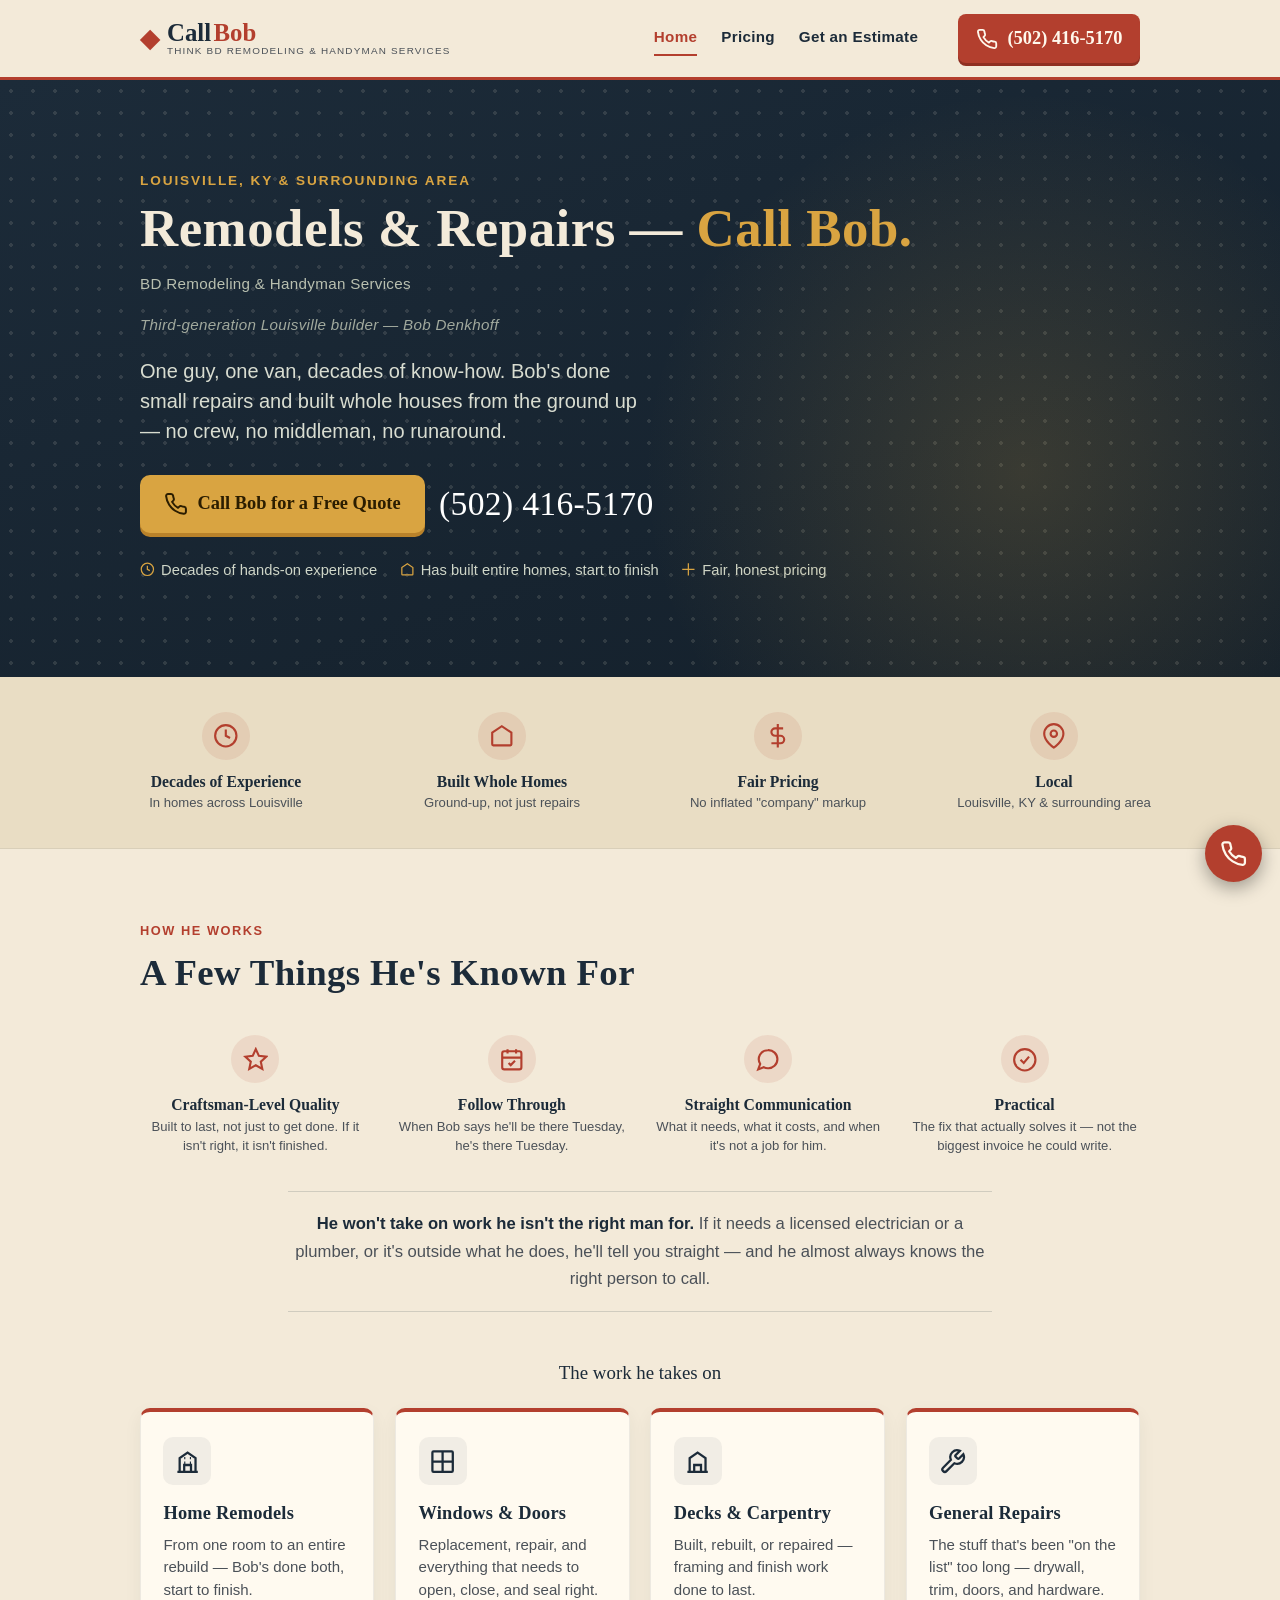
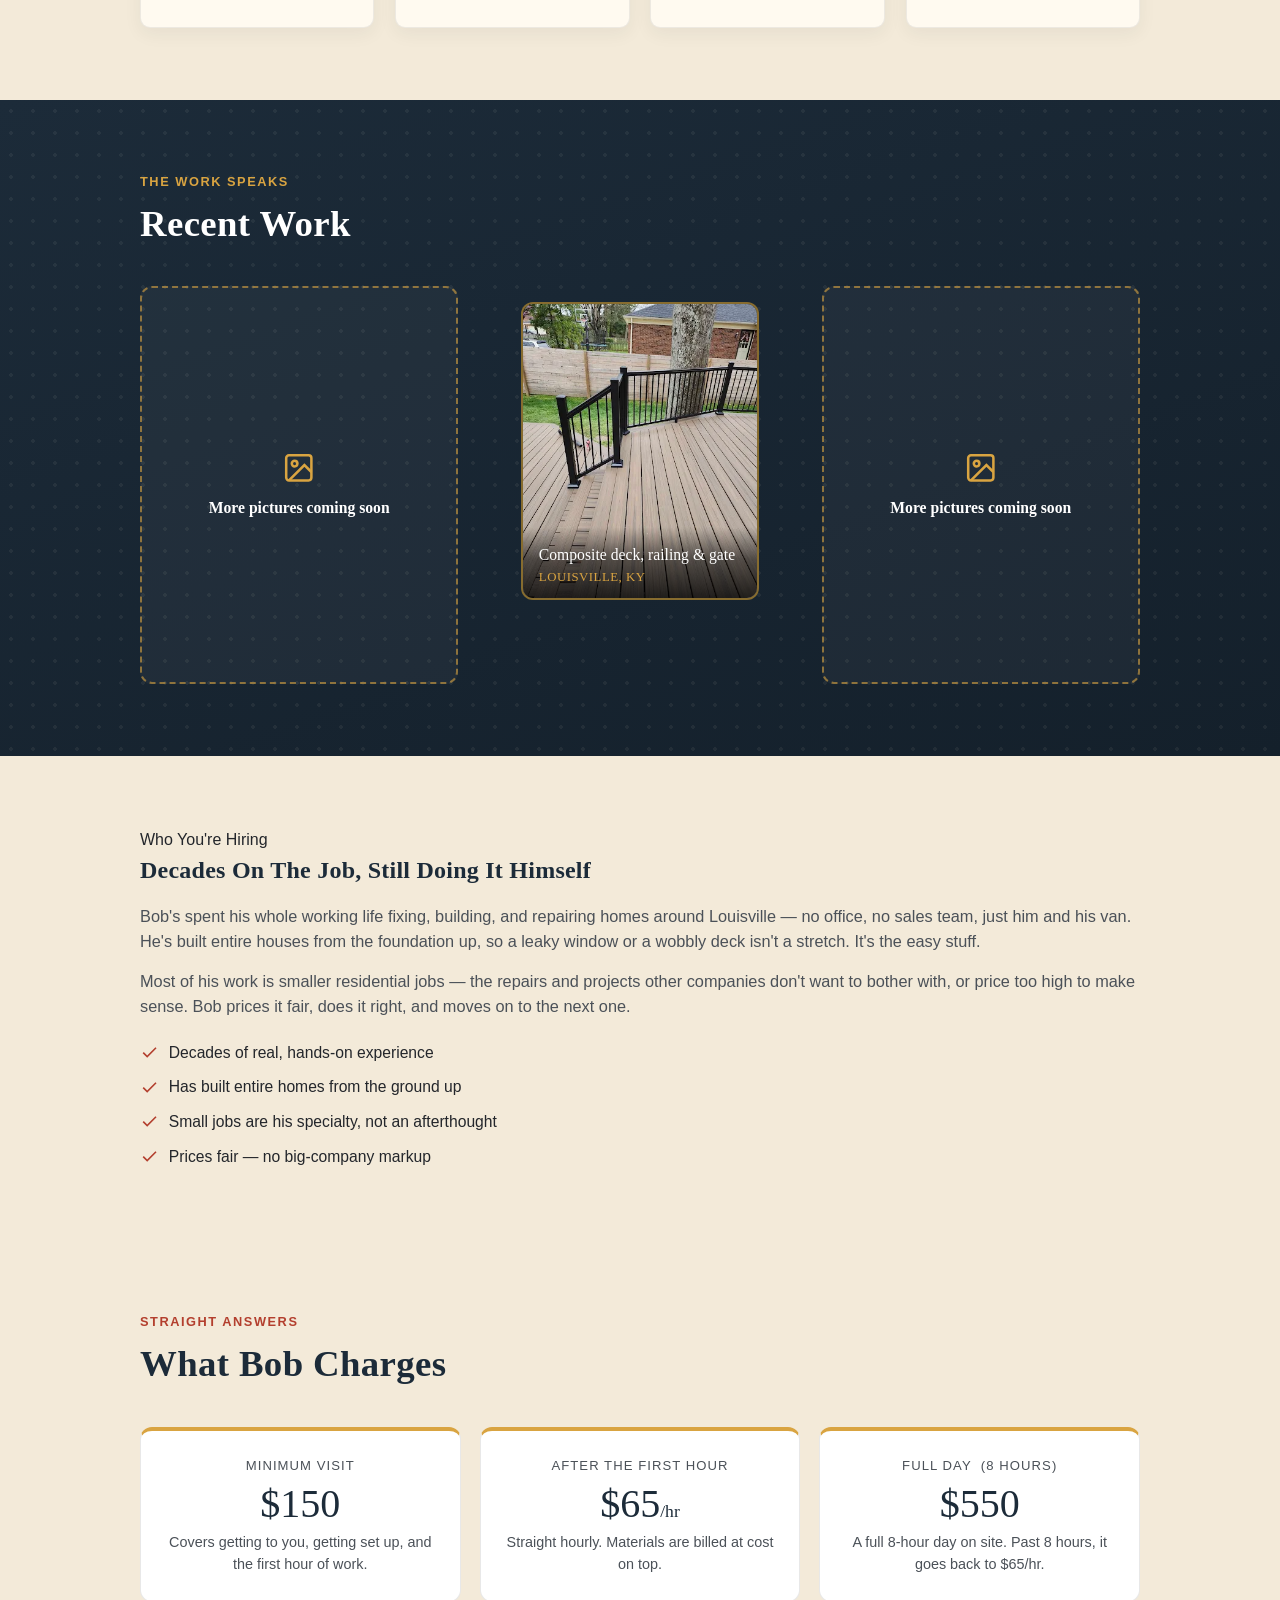
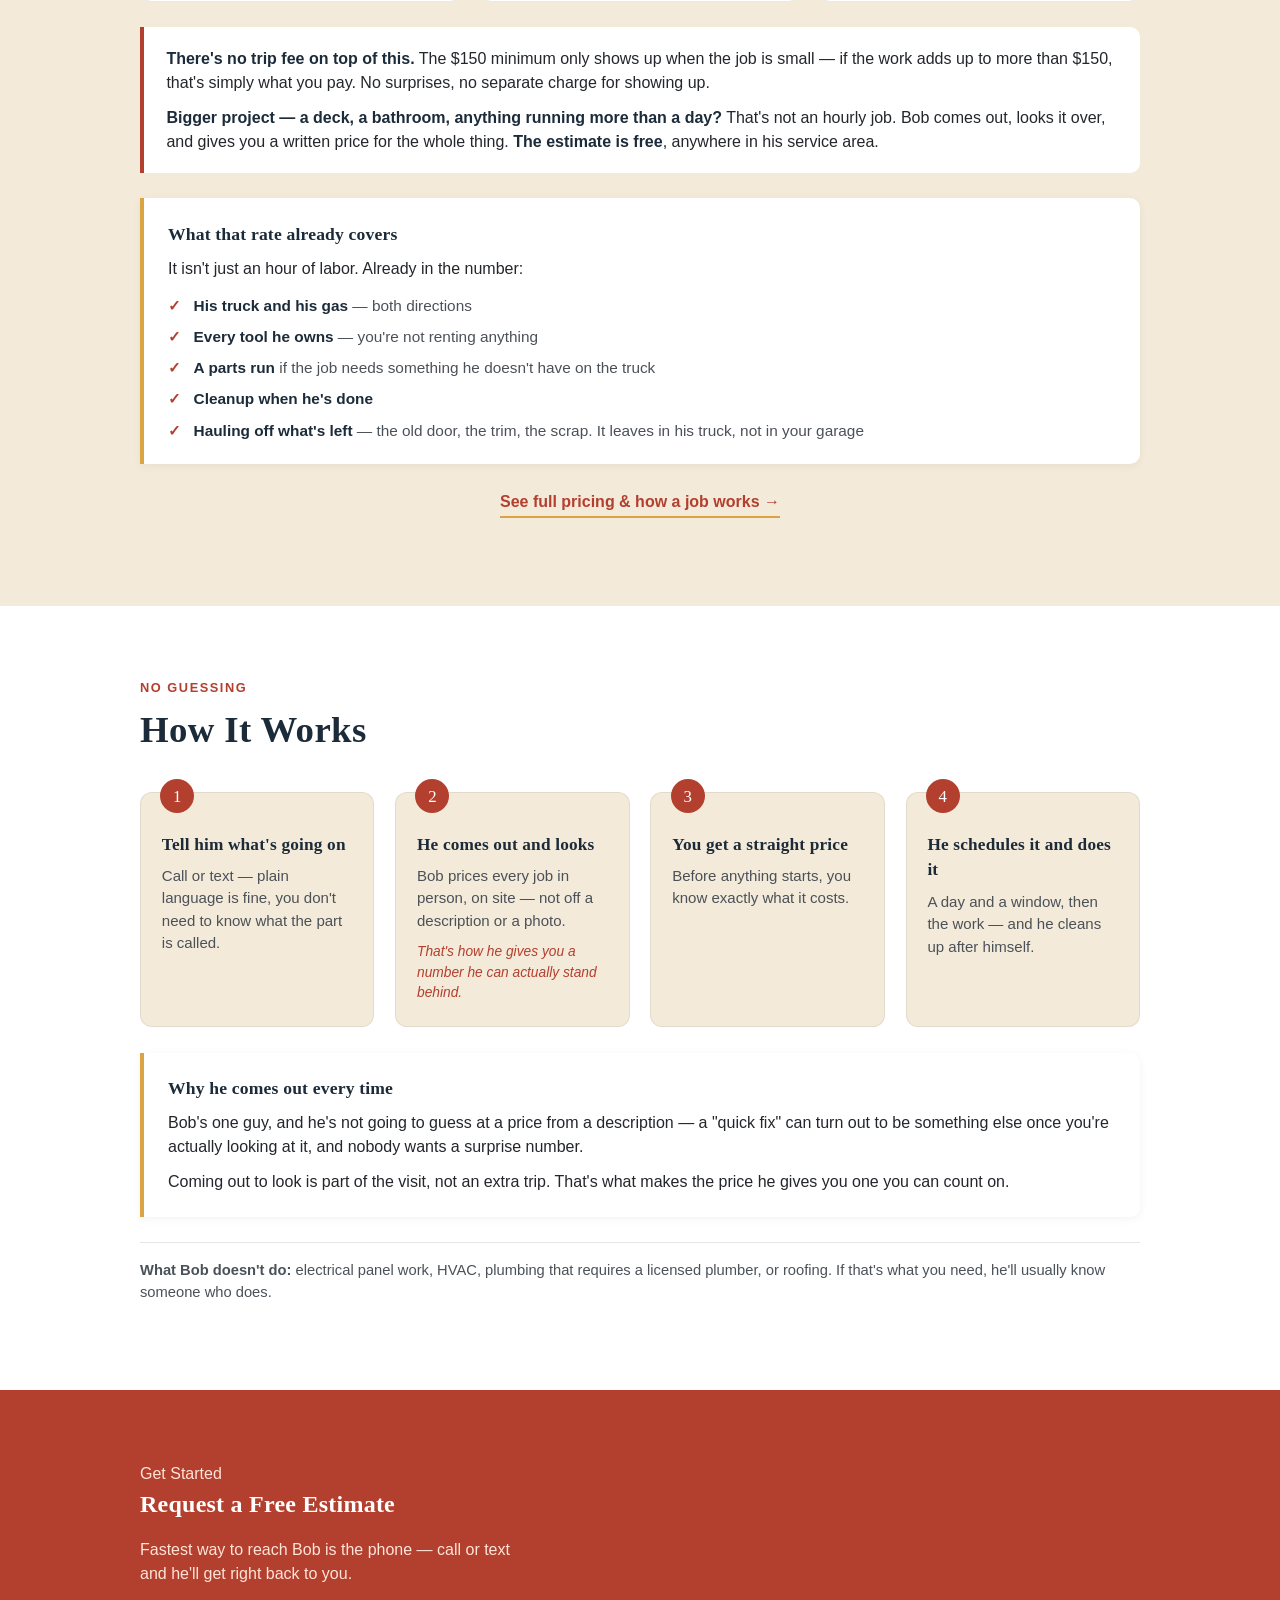
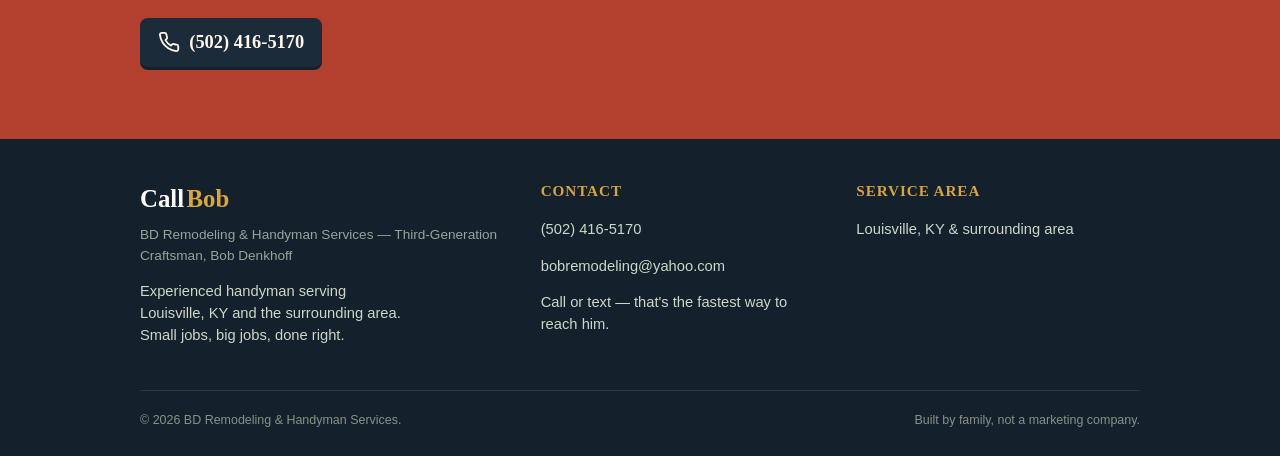
<file: index.html>
<!doctype html>
<html lang="en">
<head>
<meta charset="UTF-8">
<meta name="viewport" content="width=device-width, initial-scale=1.0">
<title>Call Bob — Bob Denkhoff Handyman Services | Louisville, KY</title>
<!--
  ============================================================
  INTERNAL DRAFT — for Whitney's review only.
  Not live. Not published. Not shown to Bob.
  See design spec: 2026-07-22_bobby-v1-design-spec.md
  ============================================================
  BRAND CONCEPT (per Whitney, mid-build 2026-07-22): "Call Bob" — phone-first
  CTA doubling as the name/wordmark itself. Goes by "Bob" (legal name Robert),
  not "Bobby" — used throughout. Domain DECIDED 2026-07-31: callbobbyhandyman.com
  (fallback if unavailable at registration: callbobhandyman.com). Still NOT
  hardcoded anywhere below — the site remains domain-agnostic.
  PLACEHOLDERS:
    1. DONE 2026-07-28 — last name "Denkhoff" (title, hero byline, footer,
                           copyright). Bob is on board as of 2026-07-28.
    2. DONE 2026-07-28 — phone (502) 416-5170 / tel:5024165170 in all 6
                           spots: header CTA, hero CTA, hero big number,
                           form-section CTA, footer, floating call button
    3. OPEN — Recent Work photo frames: 2 placeholder slots left in the gallery (1 real photo in as of 2026-07-31).
                           Needs Bob's photo stash.
    4. OPEN — Testimonials: 3 placeholder cards, clearly marked SAMPLE.
                           Needs real reviews via the QR/review engine.
  STILL MARKED DRAFT: <title> carries "(DRAFT)" and the footer copyright says
    "Draft site — not published." Both are one-line flips when it ships.
    robots meta is noindex/nofollow — remove that too on go-live.
  ASSUMPTION FLAGGED IN SOURCE: service area stated as "Louisville, KY
  & surrounding area" — Bob has not confirmed his actual drive radius.
  See discovery checklist item in the design spec, section 8.
-->
<link rel="stylesheet" href="styles.css">
</head>
<body>

<!-- ============ HEADER ============ -->
<header class="site">
  <div class="site-header-inner">
    <div class="brand">
      <span class="mark">&#9670;</span>
      <span class="brand-text">
        <span class="brand-wordmark"><span class="call">Call</span><span class="bob">Bob</span></span>
        <span class="brand-sub">Think BD Remodeling &amp; Handyman Services</span>
      </span>
    </div>
    <nav class="site-nav">
      <a href="index.html" aria-current="page">Home</a>
      <a href="pricing.html">Pricing</a>
      <a href="#estimate">Get an Estimate</a>
    </nav>
    <a class="call-cta" href="tel:5024165170">
      <svg viewBox="0 0 24 24" fill="none" stroke="currentColor" stroke-width="2" stroke-linecap="round" stroke-linejoin="round"><path d="M22 16.92v3a2 2 0 0 1-2.18 2 19.79 19.79 0 0 1-8.63-3.07 19.5 19.5 0 0 1-6-6 19.79 19.79 0 0 1-3.07-8.67A2 2 0 0 1 4.11 2h3a2 2 0 0 1 2 1.72c.127.96.362 1.903.7 2.81a2 2 0 0 1-.45 2.11L8.09 9.91a16 16 0 0 0 6 6l1.27-1.27a2 2 0 0 1 2.11-.45c.907.338 1.85.573 2.81.7A2 2 0 0 1 22 16.92z"/></svg>
      (502) 416-5170
    </a>
  </div>
</header>

<!-- ============ HERO ============ -->
<section class="hero">
  <div class="wrap">
    <div>
      <span class="eyebrow">Louisville, KY &amp; Surrounding Area</span>
      <h1>Remodels &amp; Repairs — <span class="hero-callbob">Call Bob.</span></h1>
      <p class="hero-byline">BD Remodeling &amp; Handyman Services</p>
      <p class="hero-byline" style="font-style:italic; opacity:0.85; font-size:0.95em;">Third-generation Louisville builder — Bob Denkhoff</p>
      <p class="sub">One guy, one van, decades of know-how. Bob's done small repairs and built whole houses from the ground up — no crew, no middleman, no runaround.</p>
      <div class="hero-ctas">
        <a class="btn-gold" href="tel:5024165170">
          <svg viewBox="0 0 24 24" fill="none" stroke="currentColor" stroke-width="2" stroke-linecap="round" stroke-linejoin="round"><path d="M22 16.92v3a2 2 0 0 1-2.18 2 19.79 19.79 0 0 1-8.63-3.07 19.5 19.5 0 0 1-6-6 19.79 19.79 0 0 1-3.07-8.67A2 2 0 0 1 4.11 2h3a2 2 0 0 1 2 1.72c.127.96.362 1.903.7 2.81a2 2 0 0 1-.45 2.11L8.09 9.91a16 16 0 0 0 6 6l1.27-1.27a2 2 0 0 1 2.11-.45c.907.338 1.85.573 2.81.7A2 2 0 0 1 22 16.92z"/></svg>
          Call Bob for a Free Quote
        </a>
        <a class="hero-phone-huge" href="tel:5024165170">(502) 416-5170</a>
      </div>
      <div class="trust-inline">
        <span><svg viewBox="0 0 24 24" fill="none" stroke="currentColor" stroke-width="2"><circle cx="12" cy="12" r="10"/><path d="M12 6v6l4 2"/></svg> Decades of hands-on experience</span>
        <span><svg viewBox="0 0 24 24" fill="none" stroke="currentColor" stroke-width="2"><path d="M3 9l9-6 9 6v11a1 1 0 0 1-1 1H4a1 1 0 0 1-1-1z"/></svg> Has built entire homes, start to finish</span>
        <span><svg viewBox="0 0 24 24" fill="none" stroke="currentColor" stroke-width="2"><path d="M12 2v20M2 12h20"/></svg> Fair, honest pricing</span>
      </div>
    </div>
  </div>
</section>

<!-- ============ TRUST STRIP ============ -->
<section class="trust-strip" style="padding:0;">
  <div class="wrap trust-strip-inner">
    <div class="trust-item">
      <div class="icon-wrap"><svg viewBox="0 0 24 24" fill="none" stroke="currentColor" stroke-width="2"><circle cx="12" cy="12" r="10"/><path d="M12 6v6l4 2"/></svg></div>
      <div class="label">Decades of Experience</div>
      <div class="sub">In homes across Louisville</div>
    </div>
    <div class="trust-item">
      <div class="icon-wrap"><svg viewBox="0 0 24 24" fill="none" stroke="currentColor" stroke-width="2"><path d="M3 9l9-6 9 6v11a1 1 0 0 1-1 1H4a1 1 0 0 1-1-1z"/></svg></div>
      <div class="label">Built Whole Homes</div>
      <div class="sub">Ground-up, not just repairs</div>
    </div>
    <div class="trust-item">
      <div class="icon-wrap"><svg viewBox="0 0 24 24" fill="none" stroke="currentColor" stroke-width="2"><path d="M12 1v22M17 5H9.5a3.5 3.5 0 0 0 0 7h5a3.5 3.5 0 0 1 0 7H6"/></svg></div>
      <div class="label">Fair Pricing</div>
      <div class="sub">No inflated "company" markup</div>
    </div>
    <div class="trust-item">
      <div class="icon-wrap"><svg viewBox="0 0 24 24" fill="none" stroke="currentColor" stroke-width="2"><path d="M21 10c0 7-9 13-9 13s-9-6-9-13a9 9 0 0 1 18 0z"/><circle cx="12" cy="10" r="3"/></svg></div>
      <div class="label">Local</div>
      <!-- ASSUMPTION: service area assumed as Louisville metro per known facts; Bob has not confirmed his actual drive radius. Confirm during discovery. -->
      <div class="sub">Louisville, KY &amp; surrounding area</div>
    </div>
  </div>
</section>

<!-- ============ SERVICES (DRAFT) ============ -->
<!-- DRAFT: this list is a plausible handyman service set, not confirmed with Bob. Correct against what he actually does before anything ships. -->
<section id="services">
  <div class="wrap">
    <div class="section-head">
      <div>
        <span class="kicker">How He Works</span>
        <h2>A Few Things He's Known For</h2>
      </div>
    </div>

    <!-- VALUES ROW — added 2026-07-28 per Whitney: "he's got some pretty hard
         values. Craftsman-level quality. Follow through. Good communication.
         Practical." Plus the referral point: he won't take work he isn't
         qualified for, and he'll point you to someone who is. -->
    <div class="values-grid">
      <div class="trust-item">
        <div class="icon-wrap"><svg viewBox="0 0 24 24" fill="none" stroke="currentColor" stroke-width="2"><path d="M12 2l2.9 6.3 6.9.8-5.1 4.6 1.4 6.8L12 17.1 5.9 20.5l1.4-6.8L2.2 9.1l6.9-.8z"/></svg></div>
        <div class="label">Craftsman-Level Quality</div>
        <div class="sub">Built to last, not just to get done. If it isn't right, it isn't finished.</div>
      </div>
      <div class="trust-item">
        <div class="icon-wrap"><svg viewBox="0 0 24 24" fill="none" stroke="currentColor" stroke-width="2"><rect x="3" y="4" width="18" height="17" rx="2"/><path d="M8 2v4M16 2v4M3 10h18M9 15l2 2 4-4"/></svg></div>
        <div class="label">Follow Through</div>
        <div class="sub">When Bob says he'll be there Tuesday, he's there Tuesday.</div>
      </div>
      <div class="trust-item">
        <div class="icon-wrap"><svg viewBox="0 0 24 24" fill="none" stroke="currentColor" stroke-width="2"><path d="M21 11.5a8.4 8.4 0 0 1-9 8.4 8.4 8.4 0 0 1-3.8-.9L3 21l1.9-5.1A8.4 8.4 0 0 1 12 3a8.4 8.4 0 0 1 9 8.5z"/></svg></div>
        <div class="label">Straight Communication</div>
        <div class="sub">What it needs, what it costs, and when it's not a job for him.</div>
      </div>
      <div class="trust-item">
        <div class="icon-wrap"><svg viewBox="0 0 24 24" fill="none" stroke="currentColor" stroke-width="2"><circle cx="12" cy="12" r="10"/><path d="M8 12l3 3 5-6"/></svg></div>
        <div class="label">Practical</div>
        <div class="sub">The fix that actually solves it — not the biggest invoice he could write.</div>
      </div>
    </div>

    <p class="values-note">
      <strong>He won't take on work he isn't the right man for.</strong>
      If it needs a licensed electrician or a plumber, or it's outside what he does,
      he'll tell you straight — and he almost always knows the right person to call.
    </p>

    <p class="subhead">The work he takes on</p>
    <div class="services-grid">
      <div class="service-card">
        <div class="icon-wrap"><svg viewBox="0 0 24 24" fill="none" stroke="currentColor" stroke-width="2"><path d="M3 21h18M5 21V9l7-5 7 5v12M9 21v-6h6v6M9 9h1M14 9h1M9 13h1M14 13h1"/></svg></div>
        <h3>Home Remodels</h3>
        <p>From one room to an entire rebuild — Bob's done both, start to finish.</p>
      </div>
      <div class="service-card">
        <div class="icon-wrap"><svg viewBox="0 0 24 24" fill="none" stroke="currentColor" stroke-width="2"><rect x="3" y="3" width="18" height="18" rx="1"/><path d="M12 3v18M3 12h18"/></svg></div>
        <h3>Windows &amp; Doors</h3>
        <p>Replacement, repair, and everything that needs to open, close, and seal right.</p>
      </div>
      <div class="service-card">
        <div class="icon-wrap"><svg viewBox="0 0 24 24" fill="none" stroke="currentColor" stroke-width="2"><path d="M3 21h18M5 21V9l7-5 7 5v12M9 21v-6h6v6"/></svg></div>
        <h3>Decks &amp; Carpentry</h3>
        <p>Built, rebuilt, or repaired — framing and finish work done to last.</p>
      </div>
      <div class="service-card">
        <div class="icon-wrap"><svg viewBox="0 0 24 24" fill="none" stroke="currentColor" stroke-width="2"><path d="M14.7 6.3a1 1 0 0 0 0 1.4l1.6 1.6a1 1 0 0 0 1.4 0l3.77-3.77a6 6 0 0 1-7.94 7.94l-6.91 6.91a2.12 2.12 0 0 1-3-3l6.91-6.91a6 6 0 0 1 7.94-7.94l-3.76 3.77z"/></svg></div>
        <h3>General Repairs</h3>
        <p>The stuff that's been "on the list" too long — drywall, trim, doors, and hardware.</p>
      </div>
    </div>
  </div>
</section>

<!-- ============ RECENT WORK GALLERY ============ -->
<section class="gallery-section">
  <div class="wrap">
    <div class="section-head">
      <div>
        <span class="kicker">The Work Speaks</span>
        <h2>Recent Work</h2>
      </div>
    </div>
    <div class="gallery-grid">
      <div class="photo-frame">
        <div class="icon-wrap"><svg viewBox="0 0 24 24" fill="none" stroke="currentColor" stroke-width="1.8"><rect x="3" y="3" width="18" height="18" rx="2"/><circle cx="9" cy="9" r="2"/><path d="M21 15l-5-5L5 21"/></svg></div>
        <strong>More pictures coming soon</strong>
      </div>
      <figure class="photo-card">
        <img src="photos/deck-composite-railing.webp"
             alt="Composite deck with black aluminum railing and gate, built around a mature tree, Louisville KY">
        <figcaption>Composite deck, railing &amp; gate<span>Louisville, KY</span></figcaption>
      </figure>
      <div class="photo-frame">
        <div class="icon-wrap"><svg viewBox="0 0 24 24" fill="none" stroke="currentColor" stroke-width="1.8"><rect x="3" y="3" width="18" height="18" rx="2"/><circle cx="9" cy="9" r="2"/><path d="M21 15l-5-5L5 21"/></svg></div>
        <strong>More pictures coming soon</strong>
      </div>
    </div>
  </div>
</section>

<!-- ============ WHY BOB ============ -->
<section>
  <div class="wrap">
    <div class="about-copy">
      <span class="kicker">Who You're Hiring</span>
      <h2>Decades On The Job, Still Doing It Himself</h2>
      <p>Bob's spent his whole working life fixing, building, and repairing homes around Louisville — no office, no sales team, just him and his van. He's built entire houses from the foundation up, so a leaky window or a wobbly deck isn't a stretch. It's the easy stuff.</p>
      <p>Most of his work is smaller residential jobs — the repairs and projects other companies don't want to bother with, or price too high to make sense. Bob prices it fair, does it right, and moves on to the next one.</p>
      <ul class="about-list">
        <li><svg viewBox="0 0 24 24" fill="none" stroke="currentColor" stroke-width="2"><path d="M20 6L9 17l-5-5"/></svg> Decades of real, hands-on experience</li>
        <li><svg viewBox="0 0 24 24" fill="none" stroke="currentColor" stroke-width="2"><path d="M20 6L9 17l-5-5"/></svg> Has built entire homes from the ground up</li>
        <li><svg viewBox="0 0 24 24" fill="none" stroke="currentColor" stroke-width="2"><path d="M20 6L9 17l-5-5"/></svg> Small jobs are his specialty, not an afterthought</li>
        <li><svg viewBox="0 0 24 24" fill="none" stroke="currentColor" stroke-width="2"><path d="M20 6L9 17l-5-5"/></svg> Prices fair — no big-company markup</li>
      </ul>
    </div>
  </div>
</section>

<!-- ============ TESTIMONIALS — pulled until real reviews exist; was showing fake sample cards to real visitors ============ -->

<!-- ============ PRICING (DRAFT NUMBERS — BOB HAS NOT APPROVED THESE) ============ -->
<section class="pricing-section" id="pricing">
  <div class="wrap">
    <div class="section-head">
      <div>
        <span class="kicker">Straight Answers</span>
        <h2>What Bob Charges</h2>
      </div>
    </div>

    <div class="price-grid">
      <div class="price-tile">
        <div class="price-label">Minimum Visit</div>
        <div class="price-num">$150</div>
        <p class="price-sub">Covers getting to you, getting set up, and the first hour of work.</p>
      </div>
      <div class="price-tile">
        <div class="price-label">After the First Hour</div>
        <div class="price-num">$65<span style="font-size:1.1rem;">/hr</span></div>
        <p class="price-sub">Straight hourly. Materials are billed at cost on top.</p>
      </div>
      <div class="price-tile">
        <div class="price-label">Full Day &nbsp;(8 hours)</div>
        <div class="price-num">$550</div>
        <p class="price-sub">A full 8-hour day on site. Past 8 hours, it goes back to $65/hr.</p>
      </div>
    </div>

    <div class="price-note">
      <p><strong>There's no trip fee on top of this.</strong> The $150 minimum only shows up when the job is small — if the work adds up to more than $150, that's simply what you pay. No surprises, no separate charge for showing up.</p>
      <p><strong>Bigger project — a deck, a bathroom, anything running more than a day?</strong> That's not an hourly job. Bob comes out, looks it over, and gives you a written price for the whole thing. <strong>The estimate is free</strong>, anywhere in his service area.</p>
    </div>

    <div class="callout">
      <h3>What that rate already covers</h3>
      <p>It isn't just an hour of labor. Already in the number:</p>
      <ul class="rate-includes">
        <li><strong>His truck and his gas</strong> — both directions</li>
        <li><strong>Every tool he owns</strong> — you're not renting anything</li>
        <li><strong>A parts run</strong> if the job needs something he doesn't have on the truck</li>
        <li><strong>Cleanup when he's done</strong></li>
        <li><strong>Hauling off what's left</strong> — the old door, the trim, the scrap. It leaves in his truck, not in your garage</li>
      </ul>
    </div>

    <p style="text-align:center; margin-top:1.6rem;">
      <a href="pricing.html" class="link-more">See full pricing &amp; how a job works &rarr;</a>
    </p>
  </div>
</section>

<!-- ============ HOW IT WORKS ============ -->
<section class="process-section" id="how">
  <div class="wrap">
    <div class="section-head">
      <div>
        <span class="kicker">No Guessing</span>
        <h2>How It Works</h2>
      </div>
    </div>

    <div class="process-grid">
      <div class="process-step">
        <h3>Tell him what's going on</h3>
        <p>Call or text — plain language is fine, you don't need to know what the part is called.</p>
      </div>
      <div class="process-step">
        <h3>He comes out and looks</h3>
        <p>Bob prices every job in person, on site — not off a description or a photo.</p>
        <span class="why">That's how he gives you a number he can actually stand behind.</span>
      </div>
      <div class="process-step">
        <h3>You get a straight price</h3>
        <p>Before anything starts, you know exactly what it costs.</p>
      </div>
      <div class="process-step">
        <h3>He schedules it and does it</h3>
        <p>A day and a window, then the work — and he cleans up after himself.</p>
      </div>
    </div>

    <div class="callout">
      <h3>Why he comes out every time</h3>
      <p>Bob's one guy, and he's not going to guess at a price from a description — a "quick fix" can turn out to be something else once you're actually looking at it, and nobody wants a surprise number.</p>
      <p>Coming out to look is part of the visit, not an extra trip. That's what makes the price he gives you one you can count on.</p>
    </div>

    <p class="price-excl" style="margin-top:1.6rem;"><strong>What Bob doesn't do:</strong> electrical panel work, HVAC, plumbing that requires a licensed plumber, or roofing. If that's what you need, he'll usually know someone who does.</p>
  </div>
</section>

<!-- ============ ESTIMATE CTA ============ -->
<section class="estimate-section" id="estimate">
  <div class="wrap estimate-grid">
    <div class="estimate-copy">
      <span class="kicker" style="color:#ffe4d8;">Get Started</span>
      <h2>Request a Free Estimate</h2>
      <p>Fastest way to reach Bob is the phone — call or text and he'll get right back to you.</p>
      <a class="call-cta" href="tel:5024165170">
        <svg viewBox="0 0 24 24" fill="none" stroke="currentColor" stroke-width="2" stroke-linecap="round" stroke-linejoin="round"><path d="M22 16.92v3a2 2 0 0 1-2.18 2 19.79 19.79 0 0 1-8.63-3.07 19.5 19.5 0 0 1-6-6 19.79 19.79 0 0 1-3.07-8.67A2 2 0 0 1 4.11 2h3a2 2 0 0 1 2 1.72c.127.96.362 1.903.7 2.81a2 2 0 0 1-.45 2.11L8.09 9.91a16 16 0 0 0 6 6l1.27-1.27a2 2 0 0 1 2.11-.45c.907.338 1.85.573 2.81.7A2 2 0 0 1 22 16.92z"/></svg>
        (502) 416-5170
      </a>
    </div>
  </div>
</section>

<!-- ============ FOOTER ============ -->
<footer class="site">
  <div class="wrap">
    <div class="footer-grid">
      <div>
        <div class="brand">
          <span class="brand-wordmark"><span class="call">Call</span><span class="bob">Bob</span></span>
        </div>
        <p class="footer-fullname">BD Remodeling &amp; Handyman Services — Third-Generation Craftsman, Bob Denkhoff</p>
        <p style="margin-top:0.8rem; max-width:32ch;">Experienced handyman serving Louisville, KY and the surrounding area. Small jobs, big jobs, done right.</p>
      </div>
      <div>
        <h4>Contact</h4>
        <p><a href="tel:5024165170">(502) 416-5170</a></p>
        <p style="margin-top:0.4rem;"><a href="mailto:bobremodeling@yahoo.com">bobremodeling@yahoo.com</a></p>
        <p style="margin-top:0.4rem;">Call or text — that's the fastest way to reach him.</p>
      </div>
      <div>
        <h4>Service Area</h4>
        <!-- ASSUMPTION: exact drive radius not yet confirmed with Bob -->
        <p>Louisville, KY &amp; surrounding area</p>
      </div>
    </div>
    <div class="foot-bottom">
      <span>&copy; 2026 BD Remodeling &amp; Handyman Services.</span>
      <span>Built by family, not a marketing company.</span>
    </div>
  </div>
</footer>

<a class="floating-call" href="tel:5024165170" aria-label="Call Bob now">
  <svg viewBox="0 0 24 24" fill="none" stroke="currentColor" stroke-width="2" stroke-linecap="round" stroke-linejoin="round"><path d="M22 16.92v3a2 2 0 0 1-2.18 2 19.79 19.79 0 0 1-8.63-3.07 19.5 19.5 0 0 1-6-6 19.79 19.79 0 0 1-3.07-8.67A2 2 0 0 1 4.11 2h3a2 2 0 0 1 2 1.72c.127.96.362 1.903.7 2.81a2 2 0 0 1-.45 2.11L8.09 9.91a16 16 0 0 0 6 6l1.27-1.27a2 2 0 0 1 2.11-.45c.907.338 1.85.573 2.81.7A2 2 0 0 1 22 16.92z"/></svg>
</a>

</body>
</html>
</file>
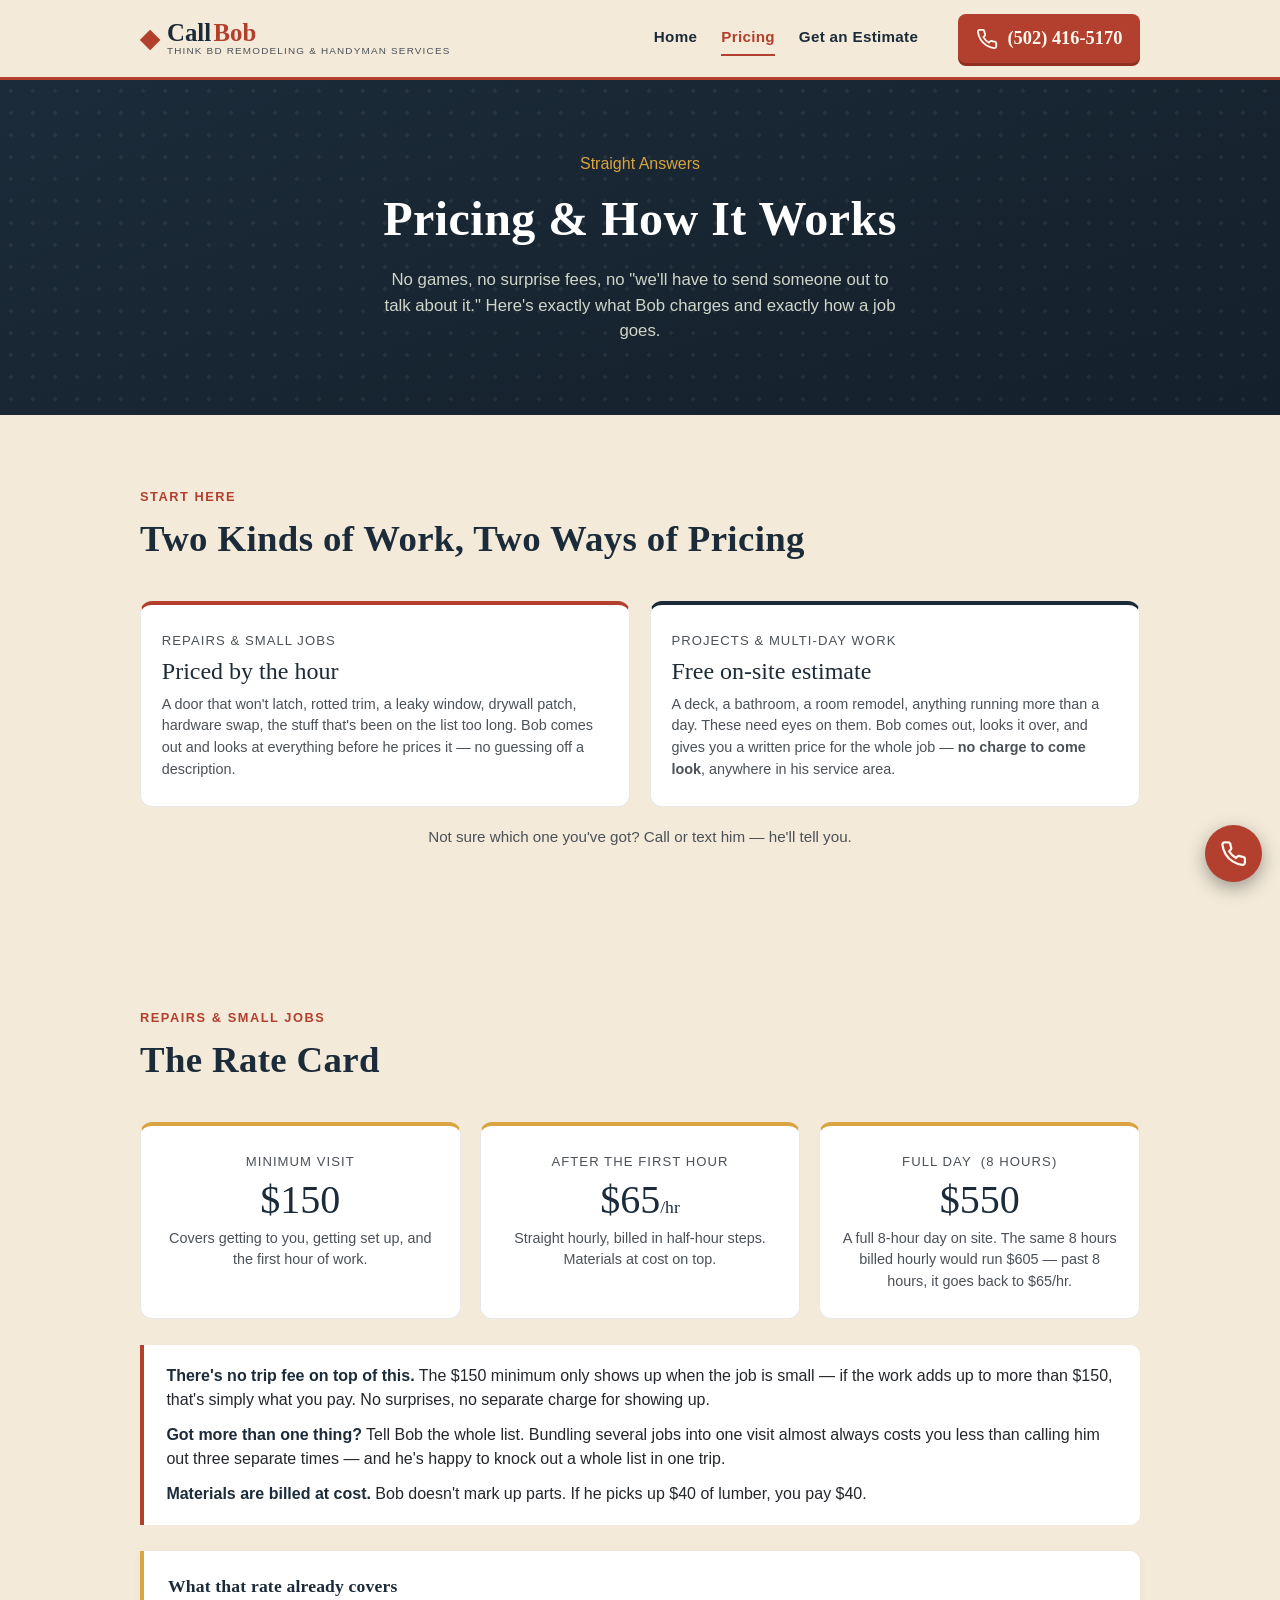
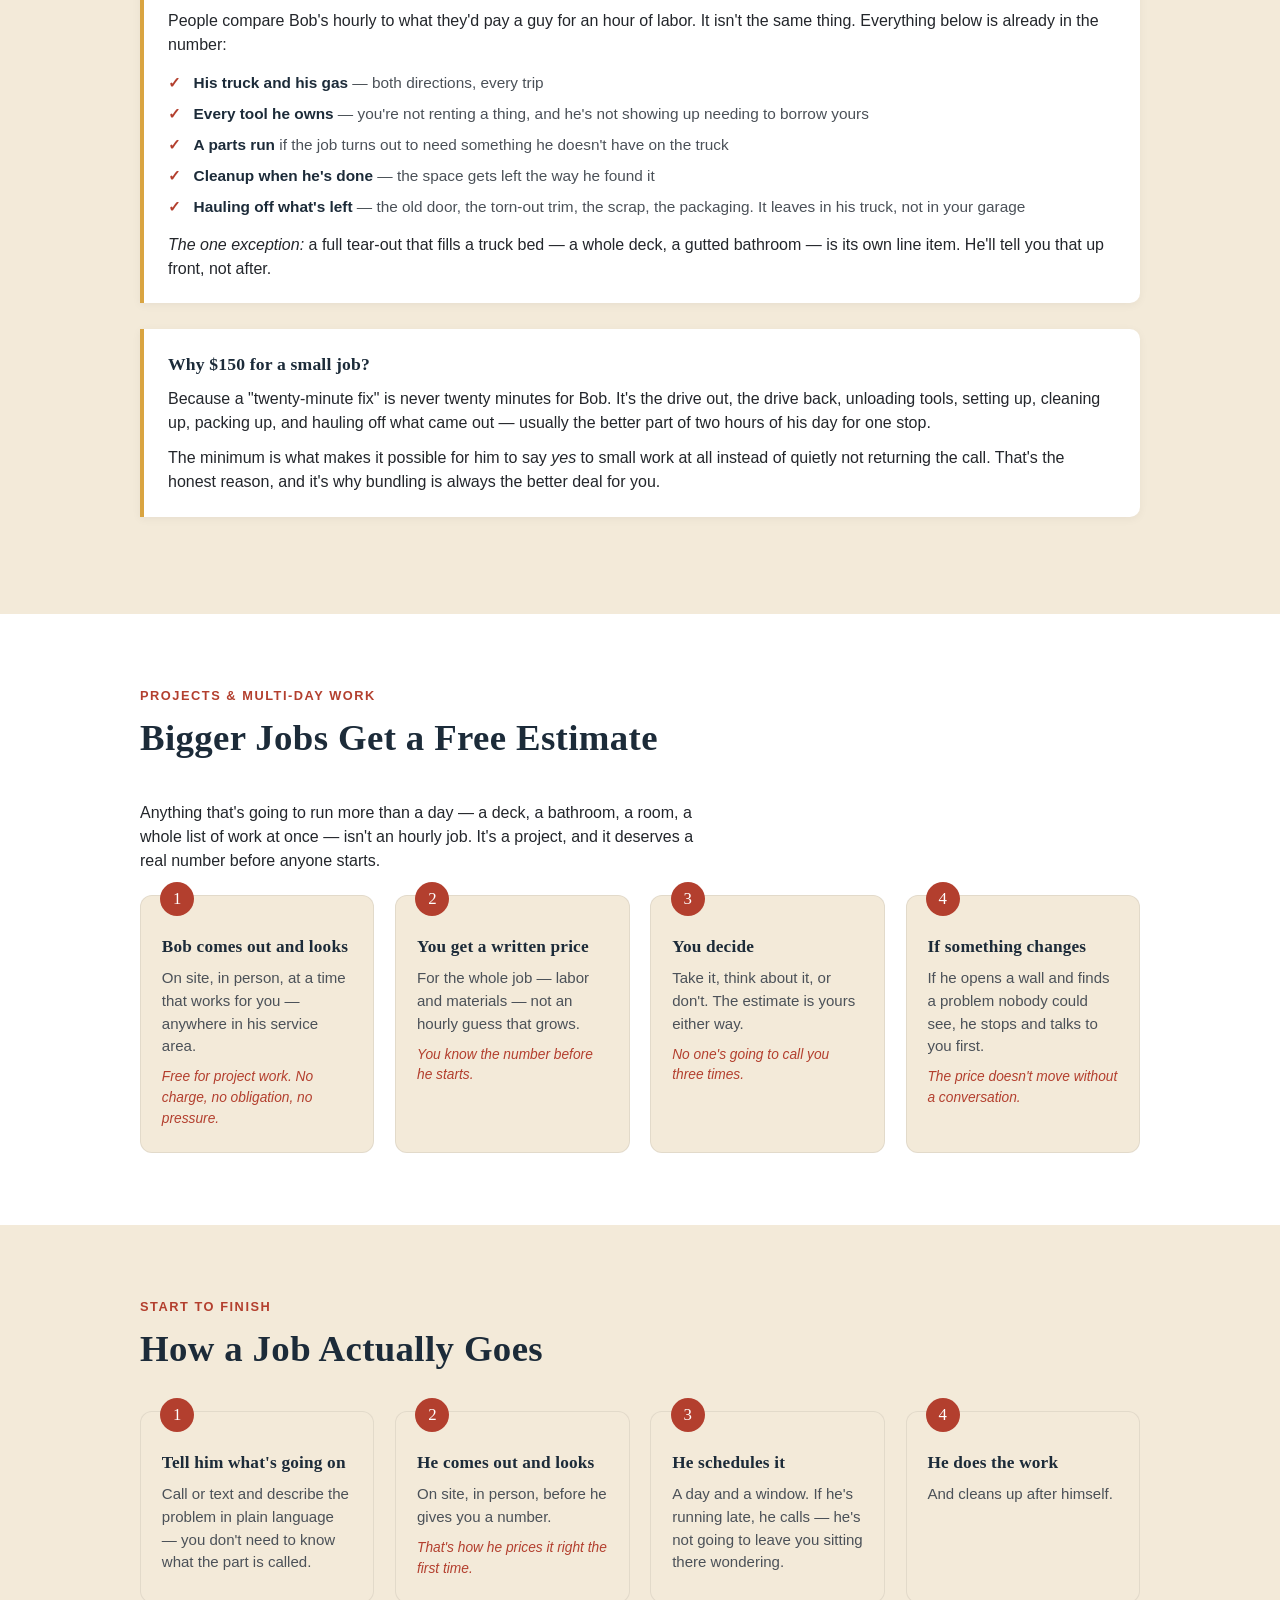
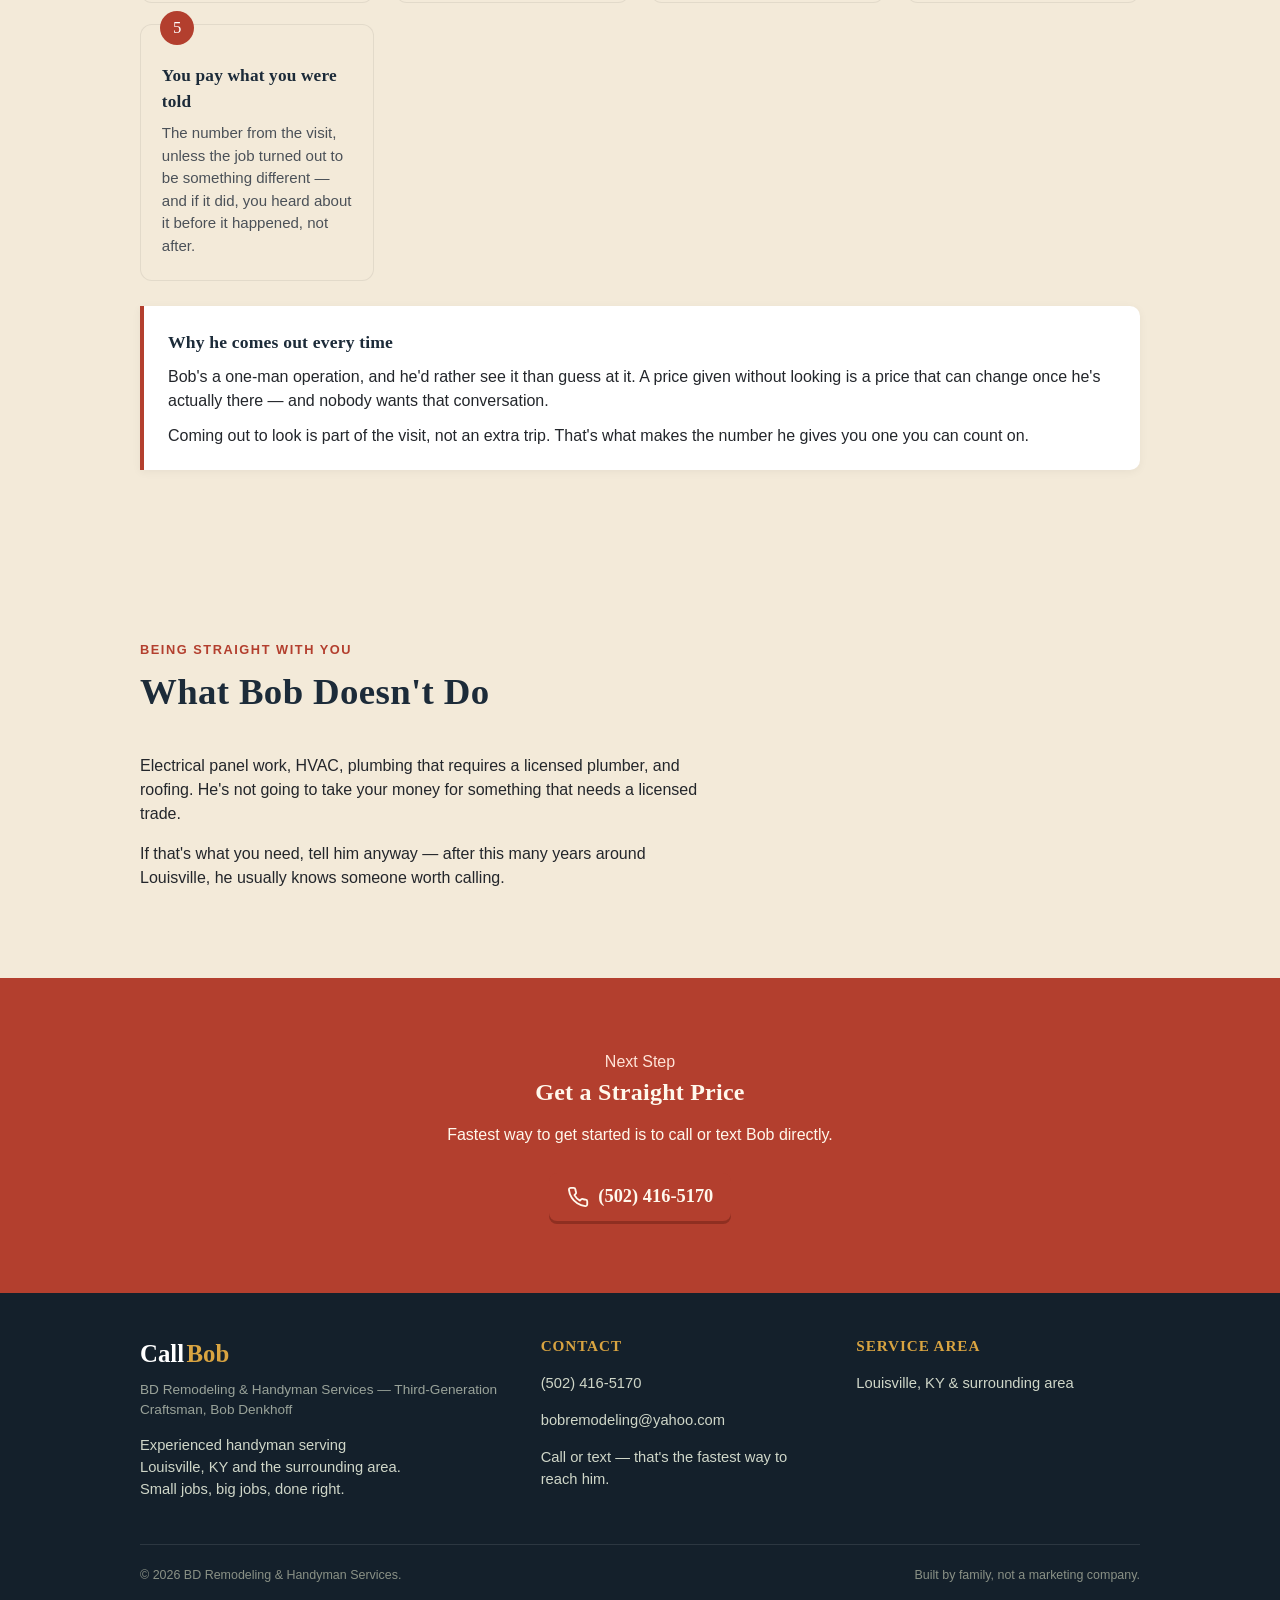
<file: pricing.html>
<!DOCTYPE html>
<html lang="en">
<head>
<meta charset="utf-8">
<meta name="viewport" content="width=device-width, initial-scale=1">
<title>Pricing &amp; How It Works — Bob Denkhoff Handyman Services | Louisville, KY</title>
<meta name="description" content="What Bob charges and how the process works. Small repairs price off a simple rate card. Bigger projects get a free on-site estimate.">
<link rel="stylesheet" href="styles.css">
</head>
<body>

<!-- ============ HEADER ============ -->
<header class="site">
  <div class="site-header-inner">
    <div class="brand">
      <span class="mark">&#9670;</span>
      <span class="brand-text">
        <span class="brand-wordmark"><a href="index.html" style="text-decoration:none;color:inherit;"><span class="call">Call</span><span class="bob">Bob</span></a></span>
        <span class="brand-sub">Think BD Remodeling &amp; Handyman Services</span>
      </span>
    </div>
    <nav class="site-nav">
      <a href="index.html">Home</a>
      <a href="pricing.html" aria-current="page">Pricing</a>
      <a href="index.html#estimate">Get an Estimate</a>
    </nav>
    <a class="call-cta" href="tel:5024165170">
      <svg viewBox="0 0 24 24" fill="none" stroke="currentColor" stroke-width="2" stroke-linecap="round" stroke-linejoin="round"><path d="M22 16.92v3a2 2 0 0 1-2.18 2 19.79 19.79 0 0 1-8.63-3.07 19.5 19.5 0 0 1-6-6 19.79 19.79 0 0 1-3.07-8.67A2 2 0 0 1 4.11 2h3a2 2 0 0 1 2 1.72c.127.96.362 1.903.7 2.81a2 2 0 0 1-.45 2.11L8.09 9.91a16 16 0 0 0 6 6l1.27-1.27a2 2 0 0 1 2.11-.45c.907.338 1.85.573 2.81.7A2 2 0 0 1 22 16.92z"/></svg>
      (502) 416-5170
    </a>
  </div>
</header>

<!-- ============ PAGE HERO ============ -->
<section class="page-hero">
  <div class="wrap">
    <span class="kicker">Straight Answers</span>
    <h1>Pricing &amp; How It Works</h1>
    <p>No games, no surprise fees, no "we'll have to send someone out to talk about it." Here's exactly what Bob charges and exactly how a job goes.</p>
  </div>
</section>

<!-- ============ THE TWO TRACKS ============ -->
<section>
  <div class="wrap">
    <div class="section-head">
      <div>
        <span class="kicker">Start Here</span>
        <h2>Two Kinds of Work, Two Ways of Pricing</h2>
      </div>
    </div>

    <div class="price-grid" style="margin-bottom:0.6rem;">
      <div class="price-tile" style="text-align:left; border-top-color: var(--rust);">
        <div class="price-label">Repairs &amp; Small Jobs</div>
        <div class="price-num" style="font-size:1.5rem; margin-bottom:0.7rem;">Priced by the hour</div>
        <p class="price-sub">A door that won't latch, rotted trim, a leaky window, drywall patch, hardware swap, the stuff that's been on the list too long. Bob comes out and looks at everything before he prices it — no guessing off a description.</p>
      </div>
      <div class="price-tile" style="text-align:left; border-top-color: var(--navy);">
        <div class="price-label">Projects &amp; Multi-Day Work</div>
        <div class="price-num" style="font-size:1.5rem; margin-bottom:0.7rem;">Free on-site estimate</div>
        <p class="price-sub">A deck, a bathroom, a room remodel, anything running more than a day. These need eyes on them. Bob comes out, looks it over, and gives you a written price for the whole job — <strong>no charge to come look</strong>, anywhere in his service area.</p>
      </div>
    </div>
    <p style="text-align:center; color:var(--ink-soft); font-size:0.95rem; margin-top:1.2rem;">Not sure which one you've got? Call or text him — he'll tell you.</p>
  </div>
</section>

<!-- ============ RATE CARD ============ -->
<section class="pricing-section" id="rates">
  <div class="wrap">
    <div class="section-head">
      <div>
        <span class="kicker">Repairs &amp; Small Jobs</span>
        <h2>The Rate Card</h2>
      </div>
    </div>

    <div class="price-grid">
      <div class="price-tile">
        <div class="price-label">Minimum Visit</div>
        <div class="price-num">$150</div>
        <p class="price-sub">Covers getting to you, getting set up, and the first hour of work.</p>
      </div>
      <div class="price-tile">
        <div class="price-label">After the First Hour</div>
        <div class="price-num">$65<span style="font-size:1.1rem;">/hr</span></div>
        <p class="price-sub">Straight hourly, billed in half-hour steps. Materials at cost on top.</p>
      </div>
      <div class="price-tile">
        <div class="price-label">Full Day &nbsp;(8 hours)</div>
        <div class="price-num">$550</div>
        <p class="price-sub">A full 8-hour day on site. The same 8 hours billed hourly would run $605 — past 8 hours, it goes back to $65/hr.</p>
      </div>
    </div>

    <div class="price-note">
      <p><strong>There's no trip fee on top of this.</strong> The $150 minimum only shows up when the job is small — if the work adds up to more than $150, that's simply what you pay. No surprises, no separate charge for showing up.</p>
      <p><strong>Got more than one thing?</strong> Tell Bob the whole list. Bundling several jobs into one visit almost always costs you less than calling him out three separate times — and he's happy to knock out a whole list in one trip.</p>
      <p><strong>Materials are billed at cost.</strong> Bob doesn't mark up parts. If he picks up $40 of lumber, you pay $40.</p>
    </div>

    <div class="callout">
      <h3>What that rate already covers</h3>
      <p>People compare Bob's hourly to what they'd pay a guy for an hour of labor. It isn't the same thing. Everything below is already in the number:</p>
      <ul class="rate-includes">
        <li><strong>His truck and his gas</strong> — both directions, every trip</li>
        <li><strong>Every tool he owns</strong> — you're not renting a thing, and he's not showing up needing to borrow yours</li>
        <li><strong>A parts run</strong> if the job turns out to need something he doesn't have on the truck</li>
        <li><strong>Cleanup when he's done</strong> — the space gets left the way he found it</li>
        <li><strong>Hauling off what's left</strong> — the old door, the torn-out trim, the scrap, the packaging. It leaves in his truck, not in your garage</li>
      </ul>
      <p style="margin-top:0.9rem;"><em>The one exception:</em> a full tear-out that fills a truck bed — a whole deck, a gutted bathroom — is its own line item. He'll tell you that up front, not after.</p>
    </div>

    <div class="callout">
      <h3>Why $150 for a small job?</h3>
      <p>Because a "twenty-minute fix" is never twenty minutes for Bob. It's the drive out, the drive back, unloading tools, setting up, cleaning up, packing up, and hauling off what came out — usually the better part of two hours of his day for one stop.</p>
      <p>The minimum is what makes it possible for him to say <em>yes</em> to small work at all instead of quietly not returning the call. That's the honest reason, and it's why bundling is always the better deal for you.</p>
    </div>
  </div>
</section>

<!-- ============ PROJECTS ============ -->
<section class="process-section" id="projects">
  <div class="wrap">
    <div class="section-head">
      <div>
        <span class="kicker">Projects &amp; Multi-Day Work</span>
        <h2>Bigger Jobs Get a Free Estimate</h2>
      </div>
    </div>

    <p style="max-width:64ch; margin-bottom:1.4rem;">Anything that's going to run more than a day — a deck, a bathroom, a room, a whole list of work at once — isn't an hourly job. It's a project, and it deserves a real number before anyone starts.</p>

    <div class="process-grid">
      <div class="process-step">
        <h3>Bob comes out and looks</h3>
        <p>On site, in person, at a time that works for you — anywhere in his service area.</p>
        <span class="why">Free for project work. No charge, no obligation, no pressure.</span>
      </div>
      <div class="process-step">
        <h3>You get a written price</h3>
        <p>For the whole job — labor and materials — not an hourly guess that grows.</p>
        <span class="why">You know the number before he starts.</span>
      </div>
      <div class="process-step">
        <h3>You decide</h3>
        <p>Take it, think about it, or don't. The estimate is yours either way.</p>
        <span class="why">No one's going to call you three times.</span>
      </div>
      <div class="process-step">
        <h3>If something changes</h3>
        <p>If he opens a wall and finds a problem nobody could see, he stops and talks to you first.</p>
        <span class="why">The price doesn't move without a conversation.</span>
      </div>
    </div>
  </div>
</section>

<!-- ============ HOW IT WORKS ============ -->
<section id="how">
  <div class="wrap">
    <div class="section-head">
      <div>
        <span class="kicker">Start to Finish</span>
        <h2>How a Job Actually Goes</h2>
      </div>
    </div>

    <div class="process-grid">
      <div class="process-step">
        <h3>Tell him what's going on</h3>
        <p>Call or text and describe the problem in plain language — you don't need to know what the part is called.</p>
      </div>
      <div class="process-step">
        <h3>He comes out and looks</h3>
        <p>On site, in person, before he gives you a number.</p>
        <span class="why">That's how he prices it right the first time.</span>
      </div>
      <div class="process-step">
        <h3>He schedules it</h3>
        <p>A day and a window. If he's running late, he calls — he's not going to leave you sitting there wondering.</p>
      </div>
      <div class="process-step">
        <h3>He does the work</h3>
        <p>And cleans up after himself.</p>
      </div>
      <div class="process-step">
        <h3>You pay what you were told</h3>
        <p>The number from the visit, unless the job turned out to be something different — and if it did, you heard about it before it happened, not after.</p>
      </div>
    </div>

    <div class="callout" style="border-left-color: var(--rust);">
      <h3>Why he comes out every time</h3>
      <p>Bob's a one-man operation, and he'd rather see it than guess at it. A price given without looking is a price that can change once he's actually there — and nobody wants that conversation.</p>
      <p>Coming out to look is part of the visit, not an extra trip. That's what makes the number he gives you one you can count on.</p>
    </div>
  </div>
</section>

<!-- ============ WHAT HE DOESN'T DO ============ -->
<section class="pricing-section">
  <div class="wrap">
    <div class="section-head">
      <div>
        <span class="kicker">Being Straight With You</span>
        <h2>What Bob Doesn't Do</h2>
      </div>
    </div>
    <p style="max-width:64ch;">Electrical panel work, HVAC, plumbing that requires a licensed plumber, and roofing. He's not going to take your money for something that needs a licensed trade.</p>
    <p style="max-width:64ch; margin-top:0.8rem;">If that's what you need, tell him anyway — after this many years around Louisville, he usually knows someone worth calling.</p>
  </div>
</section>

<!-- ============ CTA ============ -->
<section class="estimate-section">
  <div class="wrap" style="text-align:center;">
    <span class="kicker" style="color:#ffe4d8;">Next Step</span>
    <h2 style="margin-bottom:0.8rem;">Get a Straight Price</h2>
    <p style="max-width:52ch; margin:0 auto 1.6rem;">Fastest way to get started is to call or text Bob directly.</p>
    <a class="call-cta" href="tel:5024165170">
      <svg viewBox="0 0 24 24" fill="none" stroke="currentColor" stroke-width="2" stroke-linecap="round" stroke-linejoin="round"><path d="M22 16.92v3a2 2 0 0 1-2.18 2 19.79 19.79 0 0 1-8.63-3.07 19.5 19.5 0 0 1-6-6 19.79 19.79 0 0 1-3.07-8.67A2 2 0 0 1 4.11 2h3a2 2 0 0 1 2 1.72c.127.96.362 1.903.7 2.81a2 2 0 0 1-.45 2.11L8.09 9.91a16 16 0 0 0 6 6l1.27-1.27a2 2 0 0 1 2.11-.45c.907.338 1.85.573 2.81.7A2 2 0 0 1 22 16.92z"/></svg>
      (502) 416-5170
    </a>
  </div>
</section>

<!-- ============ FOOTER ============ -->
<footer class="site">
  <div class="wrap">
    <div class="footer-grid">
      <div>
        <div class="brand">
          <span class="brand-wordmark"><span class="call">Call</span><span class="bob">Bob</span></span>
        </div>
        <p class="footer-fullname">BD Remodeling &amp; Handyman Services — Third-Generation Craftsman, Bob Denkhoff</p>
        <p style="margin-top:0.8rem; max-width:32ch;">Experienced handyman serving Louisville, KY and the surrounding area. Small jobs, big jobs, done right.</p>
      </div>
      <div>
        <h4>Contact</h4>
        <p><a href="tel:5024165170">(502) 416-5170</a></p>
        <p style="margin-top:0.4rem;"><a href="mailto:bobremodeling@yahoo.com">bobremodeling@yahoo.com</a></p>
        <p style="margin-top:0.4rem;">Call or text — that's the fastest way to reach him.</p>
      </div>
      <div>
        <h4>Service Area</h4>
        <!-- ASSUMPTION: exact drive radius not yet confirmed with Bob -->
        <p>Louisville, KY &amp; surrounding area</p>
      </div>
    </div>
    <div class="foot-bottom">
      <span>&copy; 2026 BD Remodeling &amp; Handyman Services.</span>
      <span>Built by family, not a marketing company.</span>
    </div>
  </div>
</footer>

<a class="floating-call" href="tel:5024165170" aria-label="Call Bob now">
  <svg viewBox="0 0 24 24" fill="none" stroke="currentColor" stroke-width="2" stroke-linecap="round" stroke-linejoin="round"><path d="M22 16.92v3a2 2 0 0 1-2.18 2 19.79 19.79 0 0 1-8.63-3.07 19.5 19.5 0 0 1-6-6 19.79 19.79 0 0 1-3.07-8.67A2 2 0 0 1 4.11 2h3a2 2 0 0 1 2 1.72c.127.96.362 1.903.7 2.81a2 2 0 0 1-.45 2.11L8.09 9.91a16 16 0 0 0 6 6l1.27-1.27a2 2 0 0 1 2.11-.45c.907.338 1.85.573 2.81.7A2 2 0 0 1 22 16.92z"/></svg>
</a>

</body>
</html>
</file>
<file: styles.css>
:root {
    --cream: #f3ead9;
    --cream-deep: #e9ddc4;
    --navy: #1c2b39;
    --navy-deep: #14202b;
    --rust: #b33f2e;
    --rust-deep: #8f2f21;
    --gold: #d9a441;
    --gold-deep: #b9822a;
    --ink: #23262b;
    --ink-soft: #4b5158;
    --line: rgba(28,43,57,0.16);
    --paper-line: rgba(28,43,57,0.08);
  }

  * { box-sizing: border-box; }
  html { scroll-behavior: smooth; }
  body {
    margin: 0;
    background: var(--cream);
    color: var(--ink);
    font-family: "Trebuchet MS", "Segoe UI", Calibri, Verdana, sans-serif;
    line-height: 1.5;
    overflow-x: hidden;
  }
  h1, h2, h3, .display {
    font-family: Rockwell, "Roboto Slab", Georgia, "Times New Roman", serif;
    font-weight: 700;
    letter-spacing: 0.01em;
    margin: 0;
  }
  a { color: inherit; }
  img, svg { max-width: 100%; display: block; }
  .wrap {
    max-width: 1080px;
    margin: 0 auto;
    padding: 0 clamp(1.25rem, 4vw, 2.5rem);
  }
  .badge {
    display: inline-block;
    font-family: "Trebuchet MS", sans-serif;
    font-weight: bold;
    font-size: 0.72rem;
    letter-spacing: 0.08em;
    text-transform: uppercase;
    padding: 0.3rem 0.7rem;
    border-radius: 999px;
  }
  .badge--draft {
    background: repeating-linear-gradient(135deg, #fff3c4, #fff3c4 8px, #ffe38a 8px, #ffe38a 16px);
    color: #6b4c00;
    border: 1px solid #d9a441;
  }
  .badge--sample {
    background: #eee;
    color: #666;
    border: 1px dashed #999;
  }

  /* ---------- Internal draft ribbon (wrapper, not brand) ---------- */
  .draft-ribbon {
    background: #111;
    color: #ffce54;
    font-family: "Courier New", monospace;
    font-size: 0.78rem;
    text-align: center;
    padding: 0.5rem 1rem;
    letter-spacing: 0.03em;
    border-bottom: 2px dashed #ffce54;
  }
  .draft-ribbon strong { color: #fff; }

  /* ---------- Header ---------- */
  header.site {
    position: sticky;
    top: 0;
    z-index: 50;
    background: var(--cream);
    border-bottom: 3px solid var(--rust);
  }
  .site-header-inner {
    display: flex;
    align-items: center;
    justify-content: space-between;
    gap: 1rem;
    padding: 0.9rem clamp(1.25rem, 4vw, 2.5rem);
    max-width: 1080px;
    margin: 0 auto;
  }
  .brand {
    font-family: Rockwell, Georgia, serif;
    font-weight: 700;
    font-size: clamp(1.15rem, 2.4vw, 1.55rem);
    color: var(--navy);
    display: flex;
    align-items: center;
    gap: 0.5rem;
  }
  .brand span.mark { color: var(--rust); }
  .brand-text { display: flex; flex-direction: column; line-height: 1.05; }
  .brand-wordmark { font-family: Rockwell, Georgia, serif; font-weight: 700; }
  .brand-wordmark .call { color: var(--navy); }
  .brand-wordmark .bob { color: var(--rust); margin-left: 0.15rem; }
  .brand-sub {
    font-family: "Trebuchet MS", sans-serif;
    font-weight: 400;
    font-size: 0.62rem;
    letter-spacing: 0.12em;
    text-transform: uppercase;
    color: var(--ink-soft);
  }
  .brand .placeholder-inline {
    background: #fff3c4;
    border: 1px dashed var(--gold-deep);
    border-radius: 4px;
    padding: 0 0.35rem;
    font-size: 0.7em;
    color: #6b4c00;
    font-family: "Courier New", monospace;
    letter-spacing: 0;
  }
  .call-cta {
    display: inline-flex;
    align-items: center;
    gap: 0.6rem;
    background: var(--rust);
    color: #fff8ec;
    text-decoration: none;
    font-family: Rockwell, Georgia, serif;
    font-weight: 700;
    padding: 0.65rem 1.1rem;
    border-radius: 8px;
    font-size: clamp(0.95rem, 1.6vw, 1.15rem);
    box-shadow: 0 3px 0 var(--rust-deep);
    transition: transform 0.15s ease;
    white-space: nowrap;
  }
  .call-cta:hover { transform: translateY(-2px); }
  .call-cta svg { width: 1.2em; height: 1.2em; flex-shrink: 0; }

  /* ---------- Hero ---------- */
  .hero {
    position: relative;
    background:
      radial-gradient(circle, rgba(243,234,217,0.12) 1.6px, transparent 1.6px) 0 0/22px 22px,
      linear-gradient(160deg, var(--navy) 0%, var(--navy-deep) 100%);
    color: var(--cream);
    padding: clamp(3rem, 8vw, 5.5rem) 0 clamp(3.5rem, 9vw, 6rem);
    overflow: hidden;
  }
  .hero::after {
    content: "";
    position: absolute;
    right: -10%;
    bottom: -30%;
    width: 60%;
    aspect-ratio: 1;
    background: radial-gradient(circle, rgba(217,164,65,0.18), transparent 70%);
    pointer-events: none;
  }
  .hero-grid {
    position: relative;
    z-index: 1;
    display: grid;
    grid-template-columns: 1.15fr 0.85fr;
    gap: clamp(2rem, 5vw, 3.5rem);
    align-items: center;
  }
  @media (max-width: 860px) {
    .hero-grid { grid-template-columns: 1fr; }
  }
  .eyebrow {
    font-family: "Trebuchet MS", sans-serif;
    text-transform: uppercase;
    letter-spacing: 0.14em;
    font-size: 0.85rem;
    color: var(--gold);
    font-weight: bold;
  }
  .hero h1 {
    font-size: clamp(2.1rem, 5vw, 3.3rem);
    line-height: 1.08;
    margin: 0.5rem 0 1rem;
  }
  .hero h1 .placeholder-inline {
    background: rgba(255,255,255,0.12);
    border: 1px dashed var(--gold);
    border-radius: 6px;
    padding: 0 0.4rem;
    color: var(--gold);
    font-family: "Courier New", monospace;
    font-size: 0.55em;
    vertical-align: middle;
  }
  .hero-callbob { color: var(--gold); }
  .hero-byline {
    font-family: "Trebuchet MS", sans-serif;
    font-size: 0.95rem;
    color: #b9c0b0;
    margin: 0 0 1.1rem;
    letter-spacing: 0.02em;
  }
  .hero-byline .placeholder-inline {
    background: rgba(255,255,255,0.12);
    border: 1px dashed var(--gold);
    border-radius: 5px;
    padding: 0 0.4rem;
    color: var(--gold);
    font-family: "Courier New", monospace;
    font-size: 0.85em;
  }
  .hero p.sub {
    font-size: clamp(1.05rem, 1.6vw, 1.25rem);
    color: #d9ddd1;
    max-width: 46ch;
    margin-bottom: 1.8rem;
  }
  .hero-ctas { display: flex; flex-wrap: wrap; gap: 0.9rem; align-items: center; }
  .btn-gold {
    background: var(--gold);
    color: #2b1d00;
    font-family: Rockwell, Georgia, serif;
    font-weight: 700;
    text-decoration: none;
    padding: 0.95rem 1.5rem;
    border-radius: 10px;
    font-size: 1.15rem;
    box-shadow: 0 4px 0 var(--gold-deep);
    display: inline-flex;
    align-items: center;
    gap: 0.6rem;
  }
  .btn-gold:hover { transform: translateY(-2px); }
  .btn-gold svg { width: 1.3em; height: 1.3em; }
  .hero-phone-huge {
    font-family: Rockwell, Georgia, serif;
    font-size: clamp(1.6rem, 3vw, 2.1rem);
    color: #fff;
    text-decoration: none;
    letter-spacing: 0.01em;
  }
  .hero-phone-huge .placeholder-inline {
    background: rgba(255,255,255,0.12);
    border: 1px dashed var(--gold);
    border-radius: 6px;
    padding: 0.05rem 0.5rem;
    color: var(--gold);
    font-family: "Courier New", monospace;
  }
  .trust-inline {
    margin-top: 1.6rem;
    display: flex;
    flex-wrap: wrap;
    gap: 0.5rem 1.4rem;
    font-size: 0.92rem;
    color: #cfd6c8;
  }
  .trust-inline span { display: inline-flex; align-items: center; gap: 0.4rem; }
  .trust-inline svg { width: 1em; height: 1em; color: var(--gold); }

  .hero-photo-card {
    background: rgba(255,255,255,0.06);
    border: 2px dashed rgba(217,164,65,0.55);
    border-radius: 16px;
    padding: 2.2rem 1.2rem;
    text-align: center;
    color: #cfd6c8;
  }
  .hero-photo-card .icon-wrap {
    width: 4rem; height: 4rem; margin: 0 auto 1rem;
    border-radius: 50%;
    background: rgba(217,164,65,0.15);
    display: flex; align-items: center; justify-content: center;
  }
  .hero-photo-card .icon-wrap svg { width: 2rem; height: 2rem; color: var(--gold); }
  .hero-photo-card strong { display: block; color: #fff; margin-bottom: 0.3rem; font-family: Rockwell, Georgia, serif; }

  /* ---------- Trust strip ---------- */
  .trust-strip {
    background: var(--cream-deep);
    border-bottom: 1px solid var(--paper-line);
  }
  .trust-strip-inner {
    display: grid;
    grid-template-columns: repeat(4, 1fr);
    gap: 1.5rem;
    padding: 2.2rem 0;
  }
  @media (max-width: 760px) {
    .trust-strip-inner { grid-template-columns: repeat(2, 1fr); }
  }
  .trust-item { text-align: center; }
  .trust-item .icon-wrap {
    width: 3rem; height: 3rem; margin: 0 auto 0.6rem;
    border-radius: 50%;
    background: rgba(179,63,46,0.1);
    display: flex; align-items: center; justify-content: center;
  }
  .trust-item svg { width: 1.6rem; height: 1.6rem; color: var(--rust); }
  .trust-item .label {
    font-family: Rockwell, Georgia, serif;
    font-weight: 700;
    font-size: 0.98rem;
    color: var(--navy);
  }
  .trust-item .sub { font-size: 0.82rem; color: var(--ink-soft); }

  /* ---------- Values row (added 2026-07-28, per Whitney) ---------- */
  .values-grid {
    display: grid;
    grid-template-columns: repeat(4, 1fr);
    gap: 1.6rem;
    margin: 0 0 2.2rem;
  }
  @media (max-width: 760px) {
    .values-grid { grid-template-columns: repeat(2, 1fr); }
  }
  .values-note {
    max-width: 44rem;
    margin: 0 auto 2.9rem;
    text-align: center;
    font-size: 1.04rem;
    line-height: 1.65;
    color: var(--ink-soft);
    border-top: 1px solid var(--line);
    border-bottom: 1px solid var(--line);
    padding: 1.15rem 0;
  }
  .values-note strong { color: var(--navy); }
  .subhead {
    font-family: Rockwell, Georgia, serif;
    font-size: 1.18rem;
    color: var(--navy);
    text-align: center;
    margin: 0 0 1.3rem;
  }

  /* ---------- Section shell ---------- */
  section { padding: clamp(3rem, 7vw, 4.5rem) 0; }
  .section-head {
    display: flex;
    align-items: flex-end;
    justify-content: space-between;
    flex-wrap: wrap;
    gap: 0.8rem;
    margin-bottom: 2.2rem;
  }
  .section-head h2 {
    font-size: clamp(1.7rem, 3.5vw, 2.3rem);
    color: var(--navy);
  }
  .section-head .kicker {
    text-transform: uppercase;
    letter-spacing: 0.12em;
    font-size: 0.8rem;
    color: var(--rust);
    font-weight: bold;
    display: block;
    margin-bottom: 0.3rem;
  }

  /* ---------- Services ---------- */
  .services-grid {
    display: grid;
    grid-template-columns: repeat(auto-fit, minmax(220px, 1fr));
    gap: 1.3rem;
  }
  .service-card {
    background: #fffaf0;
    border: 1px solid var(--paper-line);
    border-top: 4px solid var(--rust);
    border-radius: 10px;
    padding: 1.6rem 1.4rem;
    box-shadow: 0 6px 18px rgba(28,43,57,0.06);
  }
  .service-card .icon-wrap {
    width: 3rem; height: 3rem; margin-bottom: 0.9rem;
    border-radius: 10px;
    background: rgba(28,43,57,0.06);
    display: flex; align-items: center; justify-content: center;
  }
  .service-card svg { width: 1.7rem; height: 1.7rem; color: var(--navy); }
  .service-card h3 { font-size: 1.15rem; color: var(--navy); margin-bottom: 0.4rem; }
  .service-card p { margin: 0; color: var(--ink-soft); font-size: 0.94rem; }

  /* ---------- Recent Work gallery ---------- */
  .gallery-section {
    background:
      radial-gradient(circle, rgba(243,234,217,0.06) 1.6px, transparent 1.6px) 0 0/22px 22px,
      linear-gradient(160deg, var(--navy) 0%, var(--navy-deep) 100%);
    color: var(--cream);
  }
  .gallery-section .section-head h2 { color: #fff; }
  .gallery-section .kicker { color: var(--gold); }
  .gallery-grid {
    display: grid;
    grid-template-columns: repeat(auto-fit, minmax(240px, 1fr));
    gap: 1.4rem;
  }
  .photo-frame {
    border: 2px dashed rgba(217,164,65,0.6);
    border-radius: 12px;
    aspect-ratio: 4 / 5;
    display: flex;
    flex-direction: column;
    align-items: center;
    justify-content: center;
    text-align: center;
    padding: 1.4rem;
    background: rgba(255,255,255,0.04);
    gap: 0.7rem;
  }
  .photo-frame .icon-wrap svg { width: 2.1rem; height: 2.1rem; color: var(--gold); }
  .photo-frame strong { font-family: Rockwell, Georgia, serif; color: #fff; font-size: 0.98rem; }
  .photo-frame span.note { font-size: 0.82rem; color: #b9c0b0; max-width: 26ch; }

  /* Real photo card — same footprint as .photo-frame, image fills it */
  .photo-card {
    position: relative;
    border-radius: 12px;
    aspect-ratio: 4 / 5;
    overflow: hidden;
    border: 2px solid rgba(217,164,65,0.6);
    background: #0d1a13;
  }
  .photo-card img {
    width: 100%; height: 100%;
    object-fit: cover;
    object-position: center center;
    display: block;
  }
  .photo-card figcaption {
    position: absolute; left: 0; right: 0; bottom: 0;
    padding: 1.1rem 1rem 0.8rem;
    background: linear-gradient(to top, rgba(0,0,0,0.82) 0%, rgba(0,0,0,0.55) 55%, transparent 100%);
    font-family: Rockwell, Georgia, serif;
    color: #fff;
    font-size: 0.98rem;
    line-height: 1.3;
  }
  .photo-card figcaption span {
    display: block;
    font-family: inherit;
    font-size: 0.8rem;
    color: var(--gold);
    letter-spacing: 0.04em;
    text-transform: uppercase;
    margin-top: 0.25rem;
  }

  /* ---------- Pricing ---------- */
  .pricing-section { background: var(--cream, #f7f2e7); }
  .price-grid {
    display: grid;
    grid-template-columns: repeat(auto-fit, minmax(220px, 1fr));
    gap: 1.2rem;
    margin-bottom: 1.6rem;
  }
  .price-tile {
    background: #fff;
    border: 1px solid rgba(0,0,0,0.09);
    border-top: 4px solid var(--gold);
    border-radius: 12px;
    padding: 1.6rem 1.3rem;
    text-align: center;
  }
  .price-tile .price-label {
    font-size: 0.82rem; letter-spacing: 0.08em; text-transform: uppercase;
    color: var(--ink-soft); margin-bottom: 0.5rem;
  }
  .price-tile .price-num {
    font-family: Rockwell, Georgia, serif;
    font-size: 2.5rem; line-height: 1; color: var(--navy); margin-bottom: 0.5rem;
  }
  .price-tile .price-sub { font-size: 0.9rem; color: var(--ink-soft); margin: 0; }
  .price-note {
    background: #fff; border-left: 4px solid var(--rust);
    border-radius: 0 10px 10px 0; padding: 1.2rem 1.4rem; margin-bottom: 1rem;
  }
  .price-note p { margin: 0 0 0.7rem; }
  .price-note p:last-child { margin-bottom: 0; }
  .price-note strong { color: var(--navy); }
  .price-excl {
    font-size: 0.92rem; color: var(--ink-soft);
    padding: 1rem 0 0; border-top: 1px solid rgba(0,0,0,0.1);
  }

  /* ---------- Why Bob ---------- */
  .about-grid {
    display: grid;
    grid-template-columns: 0.85fr 1.15fr;
    gap: clamp(2rem, 5vw, 3rem);
    align-items: center;
  }
  @media (max-width: 820px) { .about-grid { grid-template-columns: 1fr; } }
  .photo-placeholder {
    aspect-ratio: 1;
    border-radius: 16px;
    border: 2px dashed var(--rust);
    background: repeating-linear-gradient(135deg, #fff, #fff 10px, #f4e9d6 10px, #f4e9d6 20px);
    display: flex; flex-direction: column; align-items: center; justify-content: center;
    text-align: center; padding: 1.5rem; gap: 0.6rem;
  }
  .photo-placeholder .icon-wrap svg { width: 2.4rem; height: 2.4rem; color: var(--rust); }
  .photo-placeholder strong { font-family: Rockwell, Georgia, serif; color: var(--navy); }
  .photo-placeholder span { font-size: 0.85rem; color: var(--ink-soft); max-width: 22ch; }
  .about-copy h2 { color: var(--navy); margin-bottom: 1rem; }
  .about-copy p { color: var(--ink-soft); margin: 0 0 1rem; font-size: 1.02rem; }
  .about-list { list-style: none; margin: 1.4rem 0 0; padding: 0; display: grid; gap: 0.7rem; }
  .about-list li { display: flex; gap: 0.6rem; align-items: flex-start; font-size: 0.98rem; color: var(--ink); }
  .about-list svg { width: 1.2rem; height: 1.2rem; color: var(--rust); flex-shrink: 0; margin-top: 0.15rem; }

  /* ---------- Testimonials ---------- */
  .testimonials-section { background: var(--cream-deep); }
  .testimonial-grid {
    display: grid;
    grid-template-columns: repeat(auto-fit, minmax(260px, 1fr));
    gap: 1.4rem;
  }
  .t-card {
    position: relative;
    background: #fffaf0;
    border: 1px dashed #9a9a9a;
    border-radius: 10px;
    padding: 1.6rem 1.4rem 1.3rem;
    overflow: hidden;
  }
  .t-card::before {
    content: "SAMPLE";
    position: absolute;
    top: 0.8rem;
    right: -2.1rem;
    transform: rotate(35deg);
    background: #999;
    color: #fff;
    font-family: "Trebuchet MS", sans-serif;
    font-size: 0.62rem;
    font-weight: bold;
    letter-spacing: 0.1em;
    padding: 0.2rem 2.4rem;
  }
  .t-stars { color: var(--gold-deep); font-size: 1rem; letter-spacing: 0.1em; margin-bottom: 0.6rem; }
  .t-quote { color: #666; font-style: italic; font-size: 0.96rem; margin: 0 0 0.9rem; }
  .t-name { font-size: 0.85rem; color: #888; font-weight: bold; }
  .testimonials-note {
    margin-top: 1.6rem;
    text-align: center;
    color: var(--ink-soft);
    font-size: 0.9rem;
  }

  /* ---------- Estimate form (visual placeholder only) ---------- */
  .estimate-section { background: var(--rust); color: #fff8ec; position: relative; }
  .estimate-grid {
    display: grid;
    grid-template-columns: 1fr 1fr;
    gap: clamp(2rem, 5vw, 3rem);
    align-items: start;
  }
  @media (max-width: 820px) { .estimate-grid { grid-template-columns: 1fr; } }
  .estimate-copy h2 { color: #fff; }
  .estimate-copy p { color: #ffe4d8; max-width: 42ch; }
  .estimate-copy .call-cta { margin-top: 1rem; background: var(--navy); box-shadow: 0 3px 0 var(--navy-deep); }
  .form-card {
    background: #fff8ec;
    border-radius: 14px;
    padding: 1.6rem;
    color: var(--ink);
    box-shadow: 0 12px 30px rgba(0,0,0,0.2);
    position: relative;
  }
  .form-card .form-draft-tag {
    position: absolute;
    top: -0.7rem;
    left: 1.2rem;
  }
  .form-card label {
    display: block;
    font-size: 0.85rem;
    font-weight: bold;
    color: var(--navy);
    margin: 0.9rem 0 0.3rem;
  }
  .form-card label:first-of-type { margin-top: 0.4rem; }
  .form-card input, .form-card textarea {
    width: 100%;
    padding: 0.65rem 0.8rem;
    border: 1px solid #cbb98f;
    border-radius: 7px;
    background: #fdf6e8;
    font-family: inherit;
    font-size: 0.95rem;
    color: #999;
  }
  .form-card textarea { resize: none; height: 4.2rem; }
  .form-card .disabled-submit {
    margin-top: 1.2rem;
    width: 100%;
    padding: 0.8rem;
    background: #ccc;
    color: #666;
    border: none;
    border-radius: 8px;
    font-family: Rockwell, Georgia, serif;
    font-weight: 700;
    font-size: 1rem;
    cursor: not-allowed;
  }
  .form-note {
    font-size: 0.8rem;
    color: #8a7a55;
    margin-top: 0.7rem;
    text-align: center;
  }

  /* ---------- Footer ---------- */
  footer.site {
    background: var(--navy-deep);
    color: #cfd6c8;
    padding: 2.6rem 0 1.6rem;
  }
  .footer-grid {
    display: grid;
    grid-template-columns: 1.3fr 1fr 1fr;
    gap: 2rem;
    padding-bottom: 1.8rem;
    border-bottom: 1px solid rgba(255,255,255,0.1);
  }
  @media (max-width: 700px) { .footer-grid { grid-template-columns: 1fr; } }
  footer .brand { color: #fff; }
  footer .brand-wordmark .call { color: #fff; }
  footer .brand-wordmark .bob { color: var(--gold); }
  footer .brand-sub { color: #8a9186; }
  .footer-fullname {
    margin-top: 0.5rem;
    font-size: 0.85rem;
    color: #9aa39a;
  }
  footer h4 {
    font-family: Rockwell, Georgia, serif;
    color: var(--gold);
    font-size: 0.95rem;
    margin: 0 0 0.7rem;
    text-transform: uppercase;
    letter-spacing: 0.06em;
  }
  footer p, footer a { font-size: 0.92rem; color: #cfd6c8; text-decoration: none; }
  footer .foot-bottom {
    padding-top: 1.3rem;
    display: flex;
    justify-content: space-between;
    flex-wrap: wrap;
    gap: 0.6rem;
    font-size: 0.78rem;
    color: #8a9186;
  }
  .placeholder-inline-dark {
    background: rgba(217,164,65,0.15);
    border: 1px dashed var(--gold);
    border-radius: 5px;
    padding: 0 0.4rem;
    color: var(--gold);
    font-family: "Courier New", monospace;
  }

  /* ---------- Floating call button ---------- */
  .floating-call {
    position: fixed;
    right: 1.1rem;
    bottom: 1.1rem;
    z-index: 60;
    background: var(--rust);
    color: #fff8ec;
    border-radius: 999px;
    width: 3.6rem;
    height: 3.6rem;
    display: flex;
    align-items: center;
    justify-content: center;
    box-shadow: 0 6px 18px rgba(0,0,0,0.35);
    text-decoration: none;
    animation: pulse-ring 2.4s ease-out infinite;
  }
  .floating-call svg { width: 1.7rem; height: 1.7rem; }
  @keyframes pulse-ring {
    0% { box-shadow: 0 0 0 0 rgba(179,63,46,0.55), 0 6px 18px rgba(0,0,0,0.35); }
    70% { box-shadow: 0 0 0 14px rgba(179,63,46,0), 0 6px 18px rgba(0,0,0,0.35); }
    100% { box-shadow: 0 0 0 0 rgba(179,63,46,0), 0 6px 18px rgba(0,0,0,0.35); }
  }

  @media (max-width: 640px) {
    .floating-call { display: flex; }
    section { padding: 2.4rem 0; }
    /* Header stacks and centers on phones (fix 2026-07-28 — Whitney caught the
       number jammed right on a real device; there was no mobile header rule). */
    .site-header-inner {
      flex-direction: column;
      justify-content: center;
      gap: 0.7rem;
      padding: 0.8rem clamp(1rem, 4vw, 1.5rem);
    }
    .brand { justify-content: center; }
    .brand-text { align-items: center; text-align: center; }
    .call-cta {
      width: 100%;
      justify-content: center;
      font-size: 1.2rem;
      padding: 0.8rem 1rem;
    }
  }

  /* ---------- Site nav ---------- */
  .site-nav {
    display: flex;
    gap: 1.5rem;
    align-items: center;
    margin-left: auto;
    margin-right: 1.5rem;
  }
  .site-nav a {
    color: var(--navy);
    text-decoration: none;
    font-size: 0.95rem;
    font-weight: 600;
    letter-spacing: 0.02em;
    padding: 0.3rem 0;
    border-bottom: 2px solid transparent;
    transition: border-color 0.15s, color 0.15s;
  }
  .site-nav a:hover, .site-nav a[aria-current="page"] {
    border-bottom-color: var(--rust);
    color: var(--rust);
  }
  @media (max-width: 720px) {
    .site-nav { gap: 1rem; margin-right: 0.8rem; }
    .site-nav a { font-size: 0.86rem; }
  }

  /* ---------- Page hero (interior pages) ---------- */
  .page-hero {
    background:
      radial-gradient(circle, rgba(243,234,217,0.06) 1.6px, transparent 1.6px) 0 0/22px 22px,
      linear-gradient(160deg, var(--navy) 0%, var(--navy-deep) 100%);
    color: var(--cream);
    padding: clamp(3rem, 7vw, 4.5rem) 0;
    text-align: center;
  }
  .page-hero h1 { color: #fff; font-size: clamp(2rem, 5vw, 3rem); margin: 0.4rem 0 0.8rem; }
  .page-hero .kicker { color: var(--gold); }
  .page-hero p { max-width: 56ch; margin: 0 auto; color: #cfd6c9; font-size: 1.05rem; }

  /* ---------- Process / How it works ---------- */
  .process-section { background: #fff; }
  .process-grid {
    display: grid;
    grid-template-columns: repeat(auto-fit, minmax(210px, 1fr));
    gap: 1.3rem;
    counter-reset: step;
  }
  .process-step {
    position: relative;
    background: var(--cream, #f7f2e7);
    border-radius: 12px;
    padding: 2.4rem 1.3rem 1.4rem;
    border: 1px solid rgba(0,0,0,0.07);
  }
  .process-step::before {
    counter-increment: step;
    content: counter(step);
    position: absolute;
    top: -14px; left: 1.2rem;
    width: 34px; height: 34px;
    border-radius: 50%;
    background: var(--rust);
    color: #fff;
    font-family: Rockwell, Georgia, serif;
    font-size: 1.05rem;
    display: flex; align-items: center; justify-content: center;
  }
  .process-step h3 {
    font-family: Rockwell, Georgia, serif;
    font-size: 1.08rem; color: var(--navy);
    margin: 0 0 0.45rem;
  }
  .process-step p { margin: 0; font-size: 0.94rem; color: var(--ink-soft); }
  .process-step .why {
    display: block; margin-top: 0.6rem;
    font-size: 0.86rem; color: var(--rust); font-style: italic;
  }

  /* ---------- Callout ---------- */
  .callout {
    background: #fff;
    border-left: 4px solid var(--gold);
    border-radius: 0 10px 10px 0;
    padding: 1.4rem 1.5rem;
    margin: 1.6rem 0;
    box-shadow: 0 2px 10px rgba(0,0,0,0.05);
  }
  .callout h3 {
    font-family: Rockwell, Georgia, serif;
    font-size: 1.1rem; color: var(--navy); margin: 0 0 0.6rem;
  }
  .callout p { margin: 0 0 0.7rem; }
  .callout p:last-child { margin-bottom: 0; }

  /* ---------- Photo upload field ---------- */
  .photo-drop {
    border: 2px dashed rgba(0,0,0,0.22);
    border-radius: 10px;
    padding: 1.3rem 1rem;
    text-align: center;
    background: rgba(0,0,0,0.02);
    margin-bottom: 0.4rem;
  }
  .photo-drop .icon-wrap svg { width: 1.9rem; height: 1.9rem; color: var(--rust); }
  .photo-drop strong { display: block; font-size: 0.95rem; color: var(--navy); margin: 0.4rem 0 0.25rem; }
  .photo-drop span { font-size: 0.84rem; color: var(--ink-soft); }

  /* ---------- Inline link button ---------- */
  .link-more {
    display: inline-flex; align-items: center; gap: 0.4rem;
    color: var(--rust); font-weight: 700; text-decoration: none;
    border-bottom: 2px solid var(--gold); padding-bottom: 2px;
  }
  .link-more:hover { color: var(--navy); }

  /* select + file input match the existing form inputs */
  .form-card select, .form-card input[type="file"] {
    width: 100%;
    padding: 0.7rem 0.8rem;
    border: 1px solid rgba(0,0,0,0.18);
    border-radius: 8px;
    font: inherit;
    font-size: 0.95rem;
    background: #fff;
    margin-bottom: 0.9rem;
    color: var(--ink-soft);
  }
  .form-card select:disabled, .form-card input[type="file"]:disabled { background: #f4f2ed; cursor: not-allowed; }

  /* rate-includes list inside callouts */
  .rate-includes {
    list-style: none;
    margin: 0.9rem 0 0;
    padding: 0;
    display: grid;
    gap: 0.55rem;
  }
  .rate-includes li {
    position: relative;
    padding-left: 1.6rem;
    font-size: 0.96rem;
    color: var(--ink-soft);
    line-height: 1.45;
  }
  .rate-includes li::before {
    content: "\2713";
    position: absolute; left: 0; top: 0;
    color: var(--rust);
    font-weight: 700;
  }
  .rate-includes strong { color: var(--navy); }
</file>
